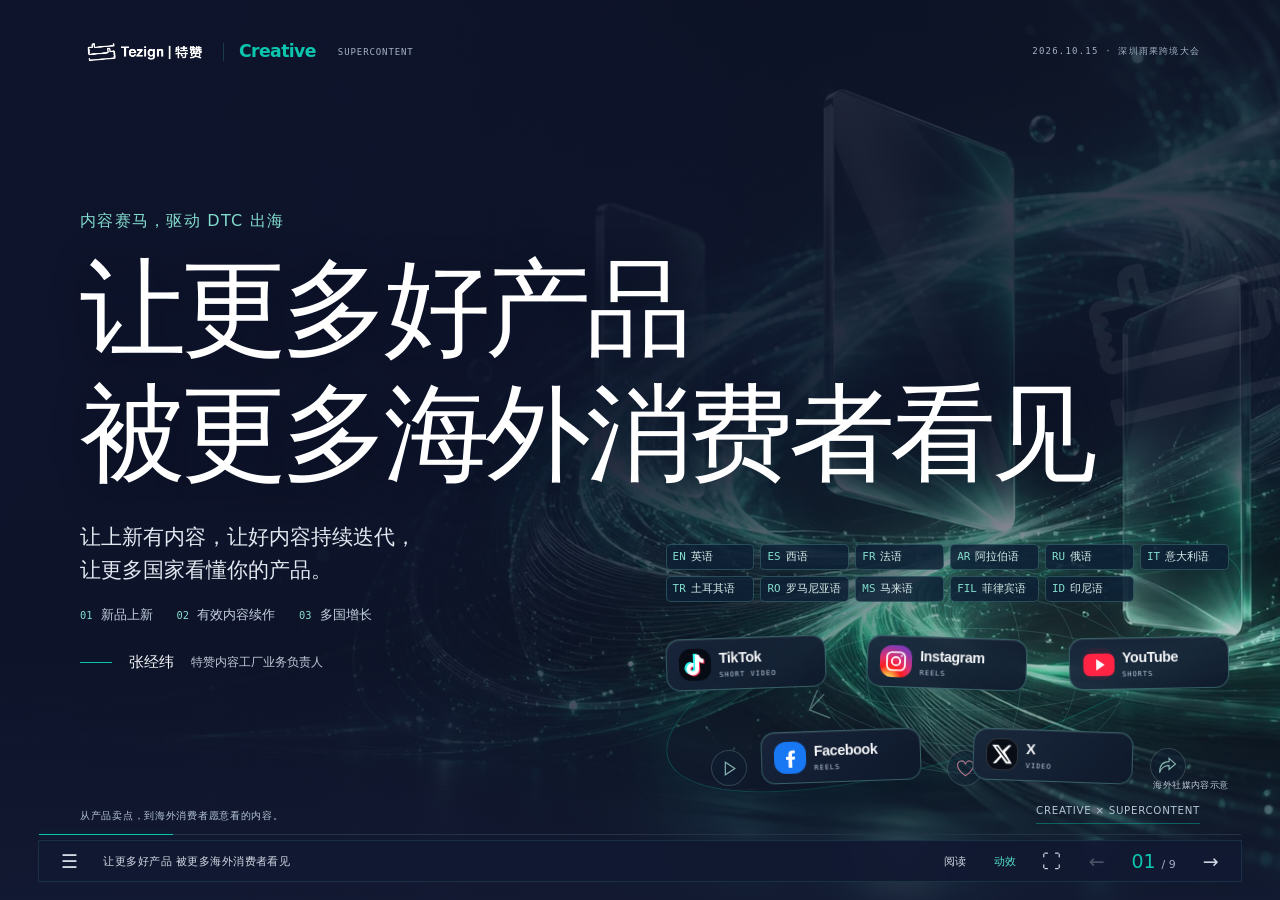
<file: index.html>
<!DOCTYPE html>

<html data-content-version="v1.10.0" lang="zh-CN">
<head>
<meta charset="utf-8"/>
<meta content="width=device-width, initial-scale=1, viewport-fit=cover" name="viewport"/>
<meta content="#121932" name="theme-color"/>
<meta content="dark" name="color-scheme"/>
<meta content="特赞 SuperContent：逐页行业证据、真实作品与可检查内容交付；内容核对2026年10月11日。" name="description"/>
<title>让更多好产品被更多海外消费者看见｜特赞 SuperContent · TikTok 大会</title>
<link href="./assets/favicon.svg" rel="icon" type="image/svg+xml"/>
<link as="image" href="./assets/hero-tiktok.webp" rel="preload"/>
<link href="./deck.css?v=10.2" rel="stylesheet"/>
<link href="./brand.css?v=13.0" rel="stylesheet"/>
<link href="./p01.css?v=15.2" rel="stylesheet"/>
<link href="./p02.css?v=16.0" rel="stylesheet"/>
<link href="./p03.css?v=17.0" rel="stylesheet"/>
<link href="./p05.css?v=18.0" rel="stylesheet"/>
<link href="./methods.css?v=110.0" rel="stylesheet"/>
<script defer="" src="./deck.js?v=11.0"></script>
</head>
<body>
<a class="skip-link" href="#slide-1">进入演示内容</a>
<main aria-label="TikTok 大会演示，共9页" id="deck">
<section aria-label="第1页，封面" class="slide cover active" data-evidence="p01" data-industry-note="DHL 2025：87% 受访电商企业有社交媒体布局；产品需要当地可理解的内容入口。" data-source-ids="s99ecc4c2ac" data-title="让更多好产品 被更多海外消费者看见" id="slide-1">
<img alt="青绿光轨环绕产品展示屏的特赞 Creative 品牌主视觉" class="hero-art" src="./assets/hero-tiktok.webp"/>
<div class="cover-shade"></div><div aria-hidden="true" class="glow-orbit"></div>
<div aria-hidden="true" class="social-scene">
<svg class="social-globe" viewBox="0 0 640 420" fill="none">
<ellipse cx="360" cy="222" rx="260" ry="174"/>
<ellipse cx="360" cy="222" rx="176" ry="174"/>
<ellipse cx="360" cy="222" rx="83" ry="174"/>
<ellipse cx="360" cy="222" rx="260" ry="68"/>
<path d="M104 170 Q360 18 616 170 M104 274 Q360 426 616 274"/>
<path class="social-route route-one" d="M90 290 Q185 17 522 85"/>
<path class="social-route route-two" d="M90 290 Q272 75 593 239"/>
<path class="social-route route-three" d="M90 290 Q400 414 555 337"/>
</svg>
<div class="platform-float platform-tiktok"><span class="platform-icon tiktok-icon"><svg viewBox="0 0 24 24"><path d="M16 2c.4 2.6 1.9 4.1 4.5 4.3v4a10 10 0 0 1-4.5-1.4v7.3a6.3 6.3 0 1 1-5.4-6.2v4.1a2.3 2.3 0 1 0 1.4 2.1V2z"/></svg></span><span>TikTok<small>SHORT VIDEO</small></span></div>
<div class="platform-float platform-instagram"><span class="platform-icon instagram-icon"><svg viewBox="0 0 24 24" fill="none"><rect x="3" y="3" width="18" height="18" rx="5"/><circle cx="12" cy="12" r="4.2"/><circle cx="17.6" cy="6.5" r="1" class="instagram-dot"/></svg></span><span>Instagram<small>REELS</small></span></div>
<div class="platform-float platform-youtube"><span class="platform-icon youtube-icon"><svg viewBox="0 0 24 24"><rect x="1" y="4" width="22" height="16" rx="5"/><path d="m10 8 6 4-6 4z"/></svg></span><span>YouTube<small>SHORTS</small></span></div>
<div class="platform-float platform-facebook"><span class="platform-icon facebook-icon"><svg viewBox="0 0 24 24"><path d="M14 22v-8h2.7l.4-3H14V9.1c0-.9.3-1.5 1.6-1.5H17V4.9c-.7-.1-1.5-.2-2.5-.2-2.5 0-4.1 1.5-4.1 4.3v2H8v3h2.4v8z"/></svg></span><span>Facebook<small>REELS</small></span></div>
<div class="platform-float platform-x"><span class="platform-icon x-icon"><svg viewBox="0 0 24 24"><path d="M18.9 2H22l-6.8 7.8L23 22h-6.5l-5.1-6.7L5.5 22H2.3l7.5-8.6L1 2h6.7l4.6 6.1L18.9 2Zm-1.1 18h1.7L6.8 3.9H5L17.8 20Z"/></svg></span><span>X<small>VIDEO</small></span></div>
<div class="language-flow"><span><b>EN</b> 英语</span><span><b>ES</b> 西语</span><span><b>FR</b> 法语</span><span><b>AR</b> 阿拉伯语</span><span><b>RU</b> 俄语</span><span><b>IT</b> 意大利语</span><span><b>TR</b> 土耳其语</span><span><b>RO</b> 罗马尼亚语</span><span><b>MS</b> 马来语</span><span><b>FIL</b> 菲律宾语</span><span><b>ID</b> 印尼语</span></div>
<div class="social-reactions"><span class="reaction-heart"><svg viewBox="0 0 24 24" fill="none"><path d="M12 21S2 15 2 8a5 5 0 0 1 10-1 5 5 0 0 1 10 1c0 7-10 13-10 13Z"/></svg></span><span class="reaction-share"><svg viewBox="0 0 24 24" fill="none"><path d="m14 3 8 7-8 7v-5C7 12 4 15 2 21 2 10 7 7 14 7z"/></svg></span><span class="reaction-play"><svg viewBox="0 0 24 24" fill="none"><path d="m8 4 12 8-12 8Z"/></svg></span></div>
<span class="social-scene-label">海外社媒内容示意</span>
</div>
<header class="brandline"><span class="wordmark brand-lockup"><img alt="Tezign 特赞" class="tezign-logo" src="./assets/tezign-white.png"/><span class="creative-name">Creative</span><span class="product-name">SUPERCONTENT</span></span><span>2026.10.15 · 深圳雨果跨境大会</span></header>
<div class="cover-copy">
<p class="eyebrow">内容赛马，驱动 DTC 出海</p>
<h1><span class="title-line">让更多好产品</span><span class="title-line">被更多海外消费者看见</span></h1>
<p class="cover-sub">让上新有内容，让好内容持续迭代，<br/>让更多国家看懂你的产品。</p>
<ol aria-label="三个客户业务场景" class="cover-stages">
<li><span aria-hidden="true" class="stage-number">01</span><span>新品上新</span></li>
<li><span aria-hidden="true" class="stage-number">02</span><span>有效内容续作</span></li>
<li><span aria-hidden="true" class="stage-number">03</span><span>多国增长</span></li>
</ol>
<div class="speaker"><span aria-hidden="true" class="speaker-line"></span>张经纬 <span>特赞内容工厂业务负责人</span></div>
</div>
<div class="cover-bottom"><span>从产品卖点，到海外消费者愿意看的内容。</span><span class="cover-tag">CREATIVE × SUPERCONTENT</span></div>
</section>
<section aria-label="第2页，特赞荣誉、GEA与分享者介绍" class="slide intro brand-paper" data-evidence="p02" data-industry-note="特赞官网：GEA为企业级智能体系统；公司规模数据截至2026年7月。" data-source-ids="tezign-official" data-title="特赞：把 AI 带进真实内容业务" id="slide-2" inert="">
<header class="brandline"><span class="wordmark brand-lockup"><img alt="Tezign 特赞" class="tezign-logo" src="./assets/tezign-white.png"/><span class="creative-name">Creative</span><span class="product-name">SUPERCONTENT</span></span><span>01 / WHO WE ARE</span></header>
<div class="p02-heading"><p class="eyebrow">关于特赞，与今天的分享者</p><h2>特赞：把 AI 带进<span>真实内容业务。</span></h2></div>
<div class="p02-layout">
<article class="p02-company" aria-label="公司实力与GEA">
<p class="p02-company-lead">企业级智能体公司，将 AI 产品、行业经验与专业团队结合，<br/>帮助企业把内容创意、生产与运营落实到业务中。</p>
<dl class="p02-scale" aria-label="官网披露的公司规模，2026年7月"><div><dt>180+</dt><dd>企业客户</dd></div><div><dt>60+</dt><dd>《财富》世界及中国<br/>500 强企业客户</dd></div><div><dt>50+</dt><dd>覆盖国家和地区</dd></div></dl>
<div class="p02-honors" aria-label="特赞近期荣誉">
<a href="https://www.tezign.com/page/aboutus/" target="_blank" rel="noopener noreferrer"><small>2020 · FAST COMPANY</small><strong>中国最佳创新<br/>公司 50</strong><span>入选快公司年度榜单</span></a>
<a href="https://www.tezign.com/updates/tezign-tech-enterprise-intelligent-agent-awards" target="_blank" rel="noopener noreferrer"><small>2026 · 非凡奖产品奖</small><strong>最佳企业级<br/>智能体基础设施</strong><span>GEA 产品获奖</span></a>
<a href="https://www.tezign.com/updates/tezhan-technology-agi-top-30-2026" target="_blank" rel="noopener noreferrer"><small>2026 · FOUNDER PARK</small><strong>中国 AGI 创新<br/>影响力机构 TOP 30</strong><span>入选年度机构榜单</span></a>
</div>
<div class="p02-gea"><div class="p02-gea-head"><div class="p02-gea-name">GEA</div><div><h3>企业级智能体系统</h3><p>连接企业知识、人员、数据与现有系统，<br/>在授权范围内持续推进业务工作。</p></div></div><div class="p02-gea-flow" aria-label="内容业务的落地路径示意"><span>业务信息</span><b>→</b><span>策略与创意</span><b>→</b><span>内容制作</span><b>→</b><span>反馈迭代</span></div><p class="p02-gea-note">在内容业务中，我们以专业团队与 AI 协同，把创意组织成可持续的交付。</p></div>
</article>
<article class="p02-profile" aria-label="张经纬介绍">
<figure class="p02-portrait"><img alt="张经纬手持话筒演讲的个人肖像，基于本人提供的照片自然修饰" src="./assets/jingwei-portrait-p02.png" width="1122" height="1402"/></figure>
<h3>张经纬</h3><p class="p02-role">特赞内容工厂业务负责人</p>
<ul class="p02-experience" aria-label="内容项目经验总结">
<li><span class="p02-index">01</span><div><strong>AIGC 商业内容生产</strong><p>产品卖点策划、AI 场景与短视频制作。</p></div></li>
<li><span class="p02-index">02</span><div><strong>品牌海外内容本地化</strong><p>消费电子、家电与电商的多国、多语种交付。</p></div></li>
<li><span class="p02-index">03</span><div><strong>内容赛马与规模化交付</strong><p>多方向测试、版本迭代、批次交付与复盘。</p></div></li>
</ul></article>
</div>
<p class="p02-source-note"><span>公司规模截至 2026.07；荣誉与 GEA 信息据特赞官网，核对于 2026.10.12。</span><a href="./sources.html#p02" target="_blank" rel="noopener noreferrer" data-source-link="">公司来源与介绍口径 ↗</a></p>
</section>
<section aria-label="第3页，核心问题" class="slide pain" data-evidence="p03" data-industry-note="历史案例：全AI成片、7批更新与印尼本土脚本；统计范围分别标注。" data-source-ids="historical-cases" data-title="产品准备好了， 内容还没跟上。" id="slide-3" inert="">
<header class="brandline"><span class="wordmark brand-lockup"><img alt="Tezign 特赞" class="tezign-logo" src="./assets/tezign-white.png"/><span class="creative-name">Creative</span><span class="product-name">SUPERCONTENT</span></span><span>02 / THE PROBLEM</span></header>
<div class="slide-heading"><p class="eyebrow">上市、更新、换市场：三个具体内容缺口</p><h2>产品准备好了，<br/><span class="lime">内容还没跟上。</span></h2></div>
<div class="pain-list"><article><span class="line-number">01</span><h3>新品上市，视频还没准备好</h3><p>只有产品图和参数，上新也要有视频。</p><div class="pain-case"><span class="case-kicker">真实案例 / 全 AI 家电</span><div class="proof-number"><strong data-raw-value="1136162">113.6</strong><span>万</span></div><div class="proof-measure">单条曝光</div><p class="proof-result">从产品资料出发，<br/>做出完整场景视频。</p><p class="proof-scope">全 AI 制作</p></div></article><article><span class="line-number">02</span><h3>旧内容跑不动，新版本跟不上</h3><p>老视频表现下滑，新的内容还没准备好。</p><div class="pain-case"><span class="case-kicker">真实案例 / 消费电子</span><div class="proof-number"><strong data-raw-value="1400000">140</strong><span>万</span></div><div class="proof-measure">第六批单条总播放</div><p class="proof-result">7 批持续更新，<br/>用反馈安排下一轮内容。</p><p class="proof-scope">俄罗斯项目</p></div></article><article><span class="line-number">03</span><h3>多国上线，本地内容跟不上</h3><p>字幕翻译好了，场景和表达还不够本地化。</p><div class="pain-case"><span class="case-kicker">真实案例 / 东盟试点</span><div class="proof-number"><strong data-raw-value="540693">54.1</strong><span>万</span></div><div class="proof-measure">本土脚本单条播放</div><p class="proof-result">围绕当地生活场景，<br/>重新表达产品卖点。</p><p class="proof-scope">印尼本土</p></div></article></div>
<p class="footnote">历史项目数据含投流，非未来效果保证。 <a data-source-link="" href="./sources.html#p03" rel="noopener noreferrer" target="_blank"><u>来源与口径 ↗</u></a></p>
</section>
<section aria-label="第4页，全屏海外视频案例墙" class="slide wall-slide" data-evidence="p04" data-industry-note="2024东南亚视频电商占电商GMV的20%（含短视频与直播）。" data-source-ids="s0af126b7a7" data-title="全屏海外成片案例墙" id="slide-4" inert="">
<div aria-label="海外成片自动静音轮播，点击可看单条完整视频" class="video-wall" id="video-wall"></div>
<div class="wall-caption"><span class="wordmark brand-lockup"><img alt="Tezign 特赞" class="tezign-logo" src="./assets/tezign-white.png"/><span class="creative-name">Creative</span><span class="product-name">SUPERCONTENT</span></span><div><span class="wall-light"></span><a data-source-link="" href="./sources.html#p04" rel="noopener noreferrer" style="pointer-events:auto" target="_blank" title="查看本页来源与口径"><span id="wall-count">OVERSEAS WORKS</span></a></div></div>
<button class="wall-resume" hidden="" id="wall-resume">播放案例墙</button>
<p class="wall-hint">21 支真实完整作品 · 素材混剪 / AI 前贴 / 纯 AI<br/><span>点击看成片；动画 110 万为投流播放，家电 113.6 万自然 / 付费未拆分。</span><br/><span>行业背景：2024东南亚视频电商占电商GMV的20%（含短视频与直播）。</span></p>
</section>
<section aria-label="第5页，两个海外客户的声量与国家覆盖" class="slide results" data-evidence="p05" data-industry-note="家电累计播放3257.3万、6国；手机最新累计声量2亿、21国由本人于2026-10-12确认，分别展示。" data-source-ids="two-client-results" data-title="亿万级海外声量，覆盖多国。" id="slide-5" inert="">
<header class="brandline"><span class="wordmark brand-lockup"><img alt="Tezign 特赞" class="tezign-logo" src="./assets/tezign-white.png"/><span class="creative-name">Creative</span><span class="product-name">SUPERCONTENT</span></span><span>04 / OVERSEAS EXPERIENCE<a class="p05-source" data-source-link="" href="./sources.html#p05" rel="noopener noreferrer" target="_blank">来源与口径 ↗</a></span></header>
<div class="slide-heading"><p class="eyebrow">真实海外项目 / 家电 × 手机</p><h2>亿万级海外声量，<span class="lime">覆盖多国。</span></h2></div>
<div class="client-proof-grid">
<article class="client-proof"><span class="client-kicker">01 / HOME APPLIANCES</span><h3>某全球家电品牌</h3><div class="client-reach"><strong data-raw-value="32573192">3,257.3</strong><span>万</span></div><p class="reach-label">项目累计播放</p><p class="reach-scope">截至 2026.08.17 · 含付费投流</p><div class="coverage"><div class="coverage-count"><strong>6</strong><span>个国家覆盖</span></div><ul aria-label="家电项目覆盖国家" class="country-list"><li>印度尼西亚</li><li>泰国</li><li>马来西亚</li><li>新加坡</li><li>越南</li><li>菲律宾</li></ul></div></article>
<article class="client-proof"><span class="client-kicker">02 / SMARTPHONES</span><h3>某全球手机品牌</h3><div class="client-reach"><strong data-recorded-value="2亿" data-source-confirmed="2026-10-12">2</strong><span>亿</span></div><p class="reach-label">海外项目累计声量</p><p class="reach-scope">最新项目累计 · 2026.10.12 确认</p><div class="coverage"><div class="coverage-count"><strong>21</strong><span>个国家覆盖</span></div><ul aria-label="手机项目部分已交付国家" class="country-list"><li>墨西哥</li><li>哥伦比亚</li><li>沙特阿拉伯</li><li>南非</li><li>英国</li><li>法国</li><li>意大利</li><li>马来西亚</li><li>菲律宾</li><li>土耳其</li><li>阿联酋</li><li>俄罗斯</li></ul></div></article>
</div>
</section>
<section aria-label="第6页，开场方法" class="slide hooks brand-paper" data-evidence="p06" data-industry-note="TikTok 2025 广告指南：前 3 秒说明主题，前 6 秒突出钩子。" data-source-ids="sf70cbce25d" data-title="开场给理由， 卖点讲清楚。" id="slide-6" inert="">
<header class="brandline"><span class="wordmark brand-lockup"><img alt="Tezign 特赞" class="tezign-logo" src="./assets/tezign-white.png"/><span class="creative-name">Creative</span><span class="product-name">SUPERCONTENT</span></span><span>05 / THE FIRST FEW SECONDS</span></header>
<div class="slide-heading"><p class="eyebrow">零存量实拍起步 · 三种开场表达</p><h2>开场给理由，<br/><span class="lime">卖点讲清楚。</span></h2></div>
<div class="zero-workflow"><strong>0 存量实拍</strong><span>获批产品事实</span><i>→</i><span>脚本 / AI 参考图</span><i>→</i><span>AI 场景与功能镜头</span><i>→</i><span>审核后成片</span></div>
<div class="hook-grid"><article><button aria-label="观看全AI家电观赛场景案例" class="hook-image case-image" data-case-film="wall-19"><img alt="纯AI家电案例一：观赛场景代入" loading="lazy" src="./assets/wall/wall-19.jpg"/><span>01 / SCENE · 播放 ↗</span></button><h3>先让人认出使用场景</h3><p>场景代入 → 家电功能 → 品牌收尾；先回答「在哪里用」。</p><p class="case-metric"><strong>44.3 万</strong>曝光 · 1,175 次互动</p></article><article><button aria-label="观看全AI家电方向7案例" class="hook-image case-image" data-case-film="wall-20"><img alt="纯AI家电案例二：生活场景与产品功能" loading="lazy" src="./assets/wall/wall-20.jpg"/><span>02 / BENEFIT · 播放 ↗</span></button><h3>把一个产品利益演出来</h3><p>生活场景 → 空调 / 电视 / 冰箱功能；把卖点放进可理解的情境。</p><p class="case-metric"><strong>113.6 万</strong>曝光 · 3,519 次互动</p></article><article><button aria-label="观看全AI家电悬念开场案例" class="hook-image case-image" data-case-film="wall-21"><img alt="纯AI家电案例三：悬念开场与功能演示" loading="lazy" src="./assets/wall/wall-21.jpg"/><span>03 / CURIOSITY · 播放 ↗</span></button><h3>悬念最后落在功能上</h3><p>悬念开场 → 产品功能 → 品牌收尾；让好奇心接上一个具体卖点。</p><p class="case-metric"><strong>63.8 万</strong>曝光 · 1,106 次互动</p></article></div>
<p class="closing-line">同一卖点先试不同开场，回收观看数据后再决定保留哪种。</p>
<p class="footnote">三支不同作品，家电自然 / 付费未拆分，无同条件开场对照。零素材指无需存量实拍；产品外观、功能与表达仍需品牌确认。<br/>TikTok 2025广告指南：前3秒说主题、前6秒给钩子；是制作建议。 <a data-source-link="" href="./sources.html#p06" rel="noopener noreferrer" target="_blank"><u>来源与口径 ↗</u></a></p>
</section>

<section aria-label="第7页，内容赛马与曝光飞轮" class="slide race-funnel exposure-flywheel" data-evidence="p07" data-industry-note="批量生产、赛马筛选、有效延展与数据回流构成持续迭代闭环；飞轮为方法示意，不代表固定增长或效果保证。" data-source-ids="race-workflow" data-title="内容赛马，让曝光飞轮转起来。" id="slide-7" inert=""><header class="brandline"><span class="wordmark brand-lockup"><img alt="Tezign 特赞" class="tezign-logo" src="./assets/tezign-white.png"/><span class="creative-name">Creative</span><span class="product-name">SUPERCONTENT</span></span><span>06 / CONTENT RACING<a class="method-source" data-source-link="" href="./sources.html#p07" rel="noopener noreferrer" target="_blank">方法与说明 ↗</a></span></header>
<div class="slide-heading"><p class="eyebrow">方法 01 / 内容赛马 × 曝光飞轮</p><h2>内容赛马，<br/><span class="lime">让曝光飞轮转起来。</span></h2></div>
<div class="flywheel-layout"><div class="flywheel-visual" role="img" aria-label="批量生产、赛马筛选、有效延展、数据回流形成闭环，数据回到下一轮内容生产">
<svg class="flywheel-orbit" viewBox="0 0 520 390" aria-hidden="true"><ellipse class="orbit-base" cx="260" cy="195" rx="184" ry="142"/><g class="orbit-flow"><path d="M260 53 A184 142 0 0 1 440 165"/><path d="M444 195 A184 142 0 0 1 298 334"/><path d="M260 337 A184 142 0 0 1 80 225"/><path d="M76 195 A184 142 0 0 1 222 56"/></g><g class="orbit-arrows"><path d="m438 142 3 22-22-5"/><path d="m318 315-21 20-13-23"/><path d="m82 248-3-22 22 5"/><path d="m202 75 21-20 13 23"/></g></svg>
<div class="flywheel-center"><span>CONTENT RACING</span><strong>曝光飞轮</strong><p>不断生产 · 持续筛选<br/>有效结构 · 继续延展</p></div>
<div class="wheel-node wheel-top"><span>01</span><h3>批量生产</h3><p>让卖点拥有多种表达</p></div>
<div class="wheel-node wheel-right"><span>02</span><h3>赛马筛选</h3><p>小批测试，找到有效方向</p></div>
<div class="wheel-node wheel-bottom"><span>03</span><h3>有效延展</h3><p>换人物、场景、语种</p></div>
<div class="wheel-node wheel-left"><span>04</span><h3>数据回流</h3><p>把结论接回下一轮生产</p></div>
</div><div class="flywheel-actions"><article><span>01</span><div><h3>先让内容供给跟得上</h3><p>从产品卖点与人群场景出发，批量制作不同形式与开场。</p></div></article><article><span>02</span><div><h3>让用户反馈筛出有效内容</h3><p>同市场、同窗口，比较观看反馈与传播成本，选出有表现的版本。</p></div></article><article><span>03</span><div><h3>把有效结构延展成更多版本</h3><p>保留核心卖点与内容结构，延展人物、场景及本地化表达。</p></div></article><article><span>04</span><div><h3>用这一轮的数据安排下一轮</h3><p>自然与付费分开记录；保留、改写或停止，持续更新生产排期。</p></div></article></div></div>
<p class="method-takeaway">批量生产 → 赛马筛选 → 有效延展 → 数据回流 ↺ 下一轮内容</p>
</section>
<section aria-label="第8页，充电宝人物延展三视频对照" class="slide video-extension character-comparison brand-paper" data-title="保留有效结构，换人物，也换场景。" id="slide-8">
<header class="brandline"><span class="wordmark brand-lockup"><img alt="Tezign 特赞" class="tezign-logo" src="./assets/tezign-white.png"/><span class="creative-name">Creative</span><span class="product-name">SUPERCONTENT</span></span><span>07 / VIDEO VARIATIONS<a class="method-source" data-source-link="" href="./sources.html#p08" rel="noopener noreferrer" target="_blank">方法与说明 ↗</a></span></header>
<div class="slide-heading"><p class="eyebrow">视频裂变 / 某充电宝品牌人物与场景延展</p><h2>保留有效结构，<br/><span class="lime">换人物，也换场景。</span></h2></div>
<div class="comparison-gallery" aria-label="客户原素材、室内换人、户外换人换场景三视频对照">
<figure><figcaption><span>01 / VIDEO COMPARISON</span><h3>客户原素材</h3></figcaption><video controls playsinline preload="metadata" poster="https://github.com/welay21312312321/tezign-tiktok-motion-deck/releases/download/case-media-20261012/powerbank-reference-start.jpg" aria-label="客户原素材视频"><source src="https://github.com/welay21312312321/tezign-tiktok-motion-deck/releases/download/case-media-20261012/powerbank-reference.mp4" type="video/mp4"/>当前浏览器不支持视频播放。</video><p>保留原片作为结构与产品动作对照。</p></figure>
<figure><figcaption><span>02 / VIDEO COMPARISON</span><h3>换人版本 · 室内</h3></figcaption><video controls playsinline preload="metadata" poster="https://github.com/welay21312312321/tezign-tiktok-motion-deck/releases/download/case-media-20261012/powerbank-variation-full-start.jpg" aria-label="换人版本 · 室内视频"><source src="https://github.com/welay21312312321/tezign-tiktok-motion-deck/releases/download/case-media-20261012/powerbank-variation-full.mp4" type="video/mp4"/>当前浏览器不支持视频播放。</video><p>延展人物形象，保留产品演示结构。</p></figure>
<figure><figcaption><span>03 / VIDEO COMPARISON</span><h3>换人＋换场景 · 户外</h3></figcaption><video controls playsinline preload="metadata" poster="https://github.com/welay21312312321/tezign-tiktok-motion-deck/releases/download/case-media-20261012/powerbank-variation-outdoor.jpg" aria-label="换人＋换场景 · 户外视频"><source src="https://github.com/welay21312312321/tezign-tiktok-motion-deck/releases/download/case-media-20261012/powerbank-variation-outdoor.mp4" type="video/mp4"/>当前浏览器不支持视频播放。</video><p>人物、服装与背景一起延展到户外。</p></figure>
</div><div class="comparison-takeaway"><div><strong>结构保留</strong><span>开场、产品动作与卖点是对照基准</span></div><div><strong>人物与场景延展</strong><span>人物、服装、环境，延展不同表达</span></div><div><strong>作品片段对照</strong><span>约26秒案例片段，最终版本按项目确认</span></div></div>
</section>
<section aria-label="第9页，重点回顾、感谢与联系我们" class="slide closing-summary" data-evidence="p09" data-industry-note="三项服务重点：丰富内容形式、数据筛选与持续迭代、稳定批量交付。联系信息沿本人确认。" data-source-ids="closing-service" data-title="感谢聆听，一起做好下一轮海外内容。" id="slide-9" inert=""><header class="brandline"><span class="wordmark brand-lockup"><img alt="Tezign 特赞" class="tezign-logo" src="./assets/tezign-white.png"/><span class="creative-name">Creative</span><span class="product-name">SUPERCONTENT</span></span><span>08 / THANK YOU<a class="method-source" data-source-link="" href="./sources.html#p09" rel="noopener noreferrer" target="_blank">方法与说明 ↗</a></span></header>
<div class="closing-layout"><div class="closing-main"><p class="eyebrow">今天，希望你记住这三件事</p><h2>让更多好产品，<br/><span class="lime">被海外消费者看见。</span></h2><div class="closing-points"><article><span>01</span><div><h3>内容形式更丰富</h3><p>产品图、旧素材、有效参考视频，都可以成为内容起点。</p></div></article><article><span>02</span><div><h3>每一轮都能继续迭代</h3><p>用漏斗赛马筛选方向，再延展有表现的内容结构。</p></div></article><article><span>03</span><div><h3>内容供给更稳定</h3><p>脚本、制作、本地化与版本管理，按确认节奏分批交付。</p></div></article></div><p class="closing-invitation">带一个产品、一个目标市场，<br/>我们一起把第一轮内容任务做清楚。</p></div><aside class="closing-contact"><p class="thanks">感谢聆听。</p><div class="closing-speaker-row"><img class="closing-portrait" src="./assets/jingwei-portrait-p02.png" alt="张经纬，本人演讲照片自然修饰版"/><div><h3>张经纬</h3><p class="contact-role">特赞内容工厂业务负责人</p></div></div><a class="closing-email" href="mailto:zhangjingwei@tezign.com">zhangjingwei@tezign.com <span>↗</span></a><div class="contact-qr-row" aria-label="扫码联系"><figure><a href="./assets/contact-feishu-20261012.png" target="_blank" rel="noopener noreferrer" aria-label="放大飞书二维码"><img src="./assets/contact-feishu-20261012.png" alt="张经纬提供的飞书联系二维码"/></a><figcaption>飞书</figcaption></figure><figure><a href="./assets/contact-wechat-20261012.png" target="_blank" rel="noopener noreferrer" aria-label="放大微信二维码"><img src="./assets/contact-wechat-20261012.png" alt="张经纬提供的微信联系二维码"/></a><figcaption>微信</figcaption></figure></div><p class="contact-tip">扫码交流 · 点击二维码可放大</p></aside></div>
</section>
</main>
<nav aria-label="演示控制" class="deck-controls"><button aria-label="打开页面目录" id="contents-button" title="页面目录">☰</button><span class="control-title" id="control-title">让更多好产品被更多海外消费者看见</span><div class="controls-right"><button id="mode-button" title="切换阅读和演示模式">阅读</button><button aria-label="关闭动效" aria-pressed="true" id="motion-button" title="动效（M）">动效</button><button aria-label="进入全屏" id="fullscreen-button" title="全屏（F）">⛶</button><button aria-label="上一页" id="prev-button">←</button><span class="page-counter"><b id="page-number">01</b><span>/ 9</span></span><button aria-label="下一页" id="next-button">→</button></div><div class="deck-progress"><i id="deck-progress"></i></div></nav>
<dialog id="contents-dialog"><div class="dialog-top"><h2>9 页 · 海外内容增长</h2><button aria-label="关闭目录" data-close="contents-dialog">×</button></div><ol id="contents-list"></ol></dialog>
<dialog id="video-dialog"><div class="dialog-top"><span id="film-label">海外成片</span><button aria-label="关闭视频" data-close="video-dialog">×</button></div><video controls="" id="single-video" playsinline="" preload="none"></video></dialog>
<div aria-live="polite" class="sr-only" id="status"></div>
<noscript><style>.slide{display:flex!important;position:relative!important;min-height:100vh;height:auto!important}body{overflow:auto!important}.deck-controls{display:none}</style>视频案例墙需要开启 JavaScript；其余内容可直接阅读。</noscript>
</body>
</html>
</file>
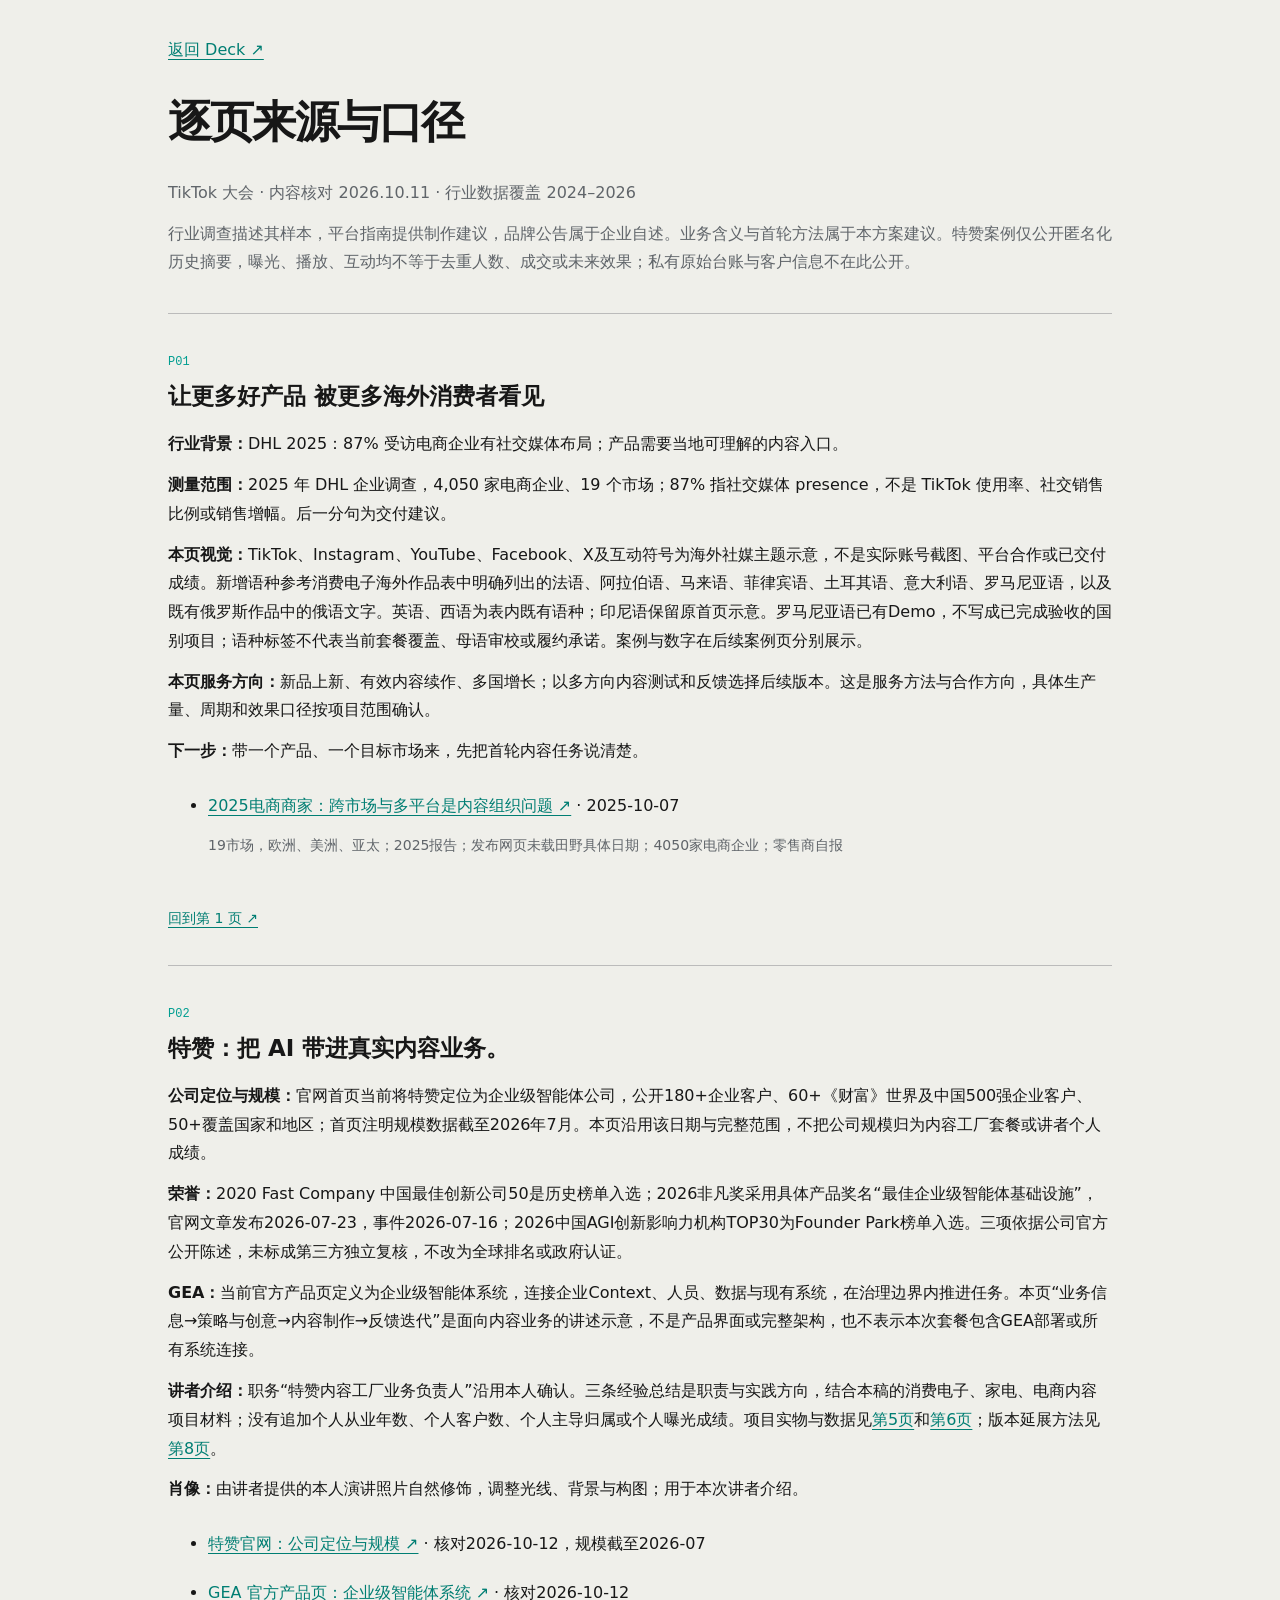
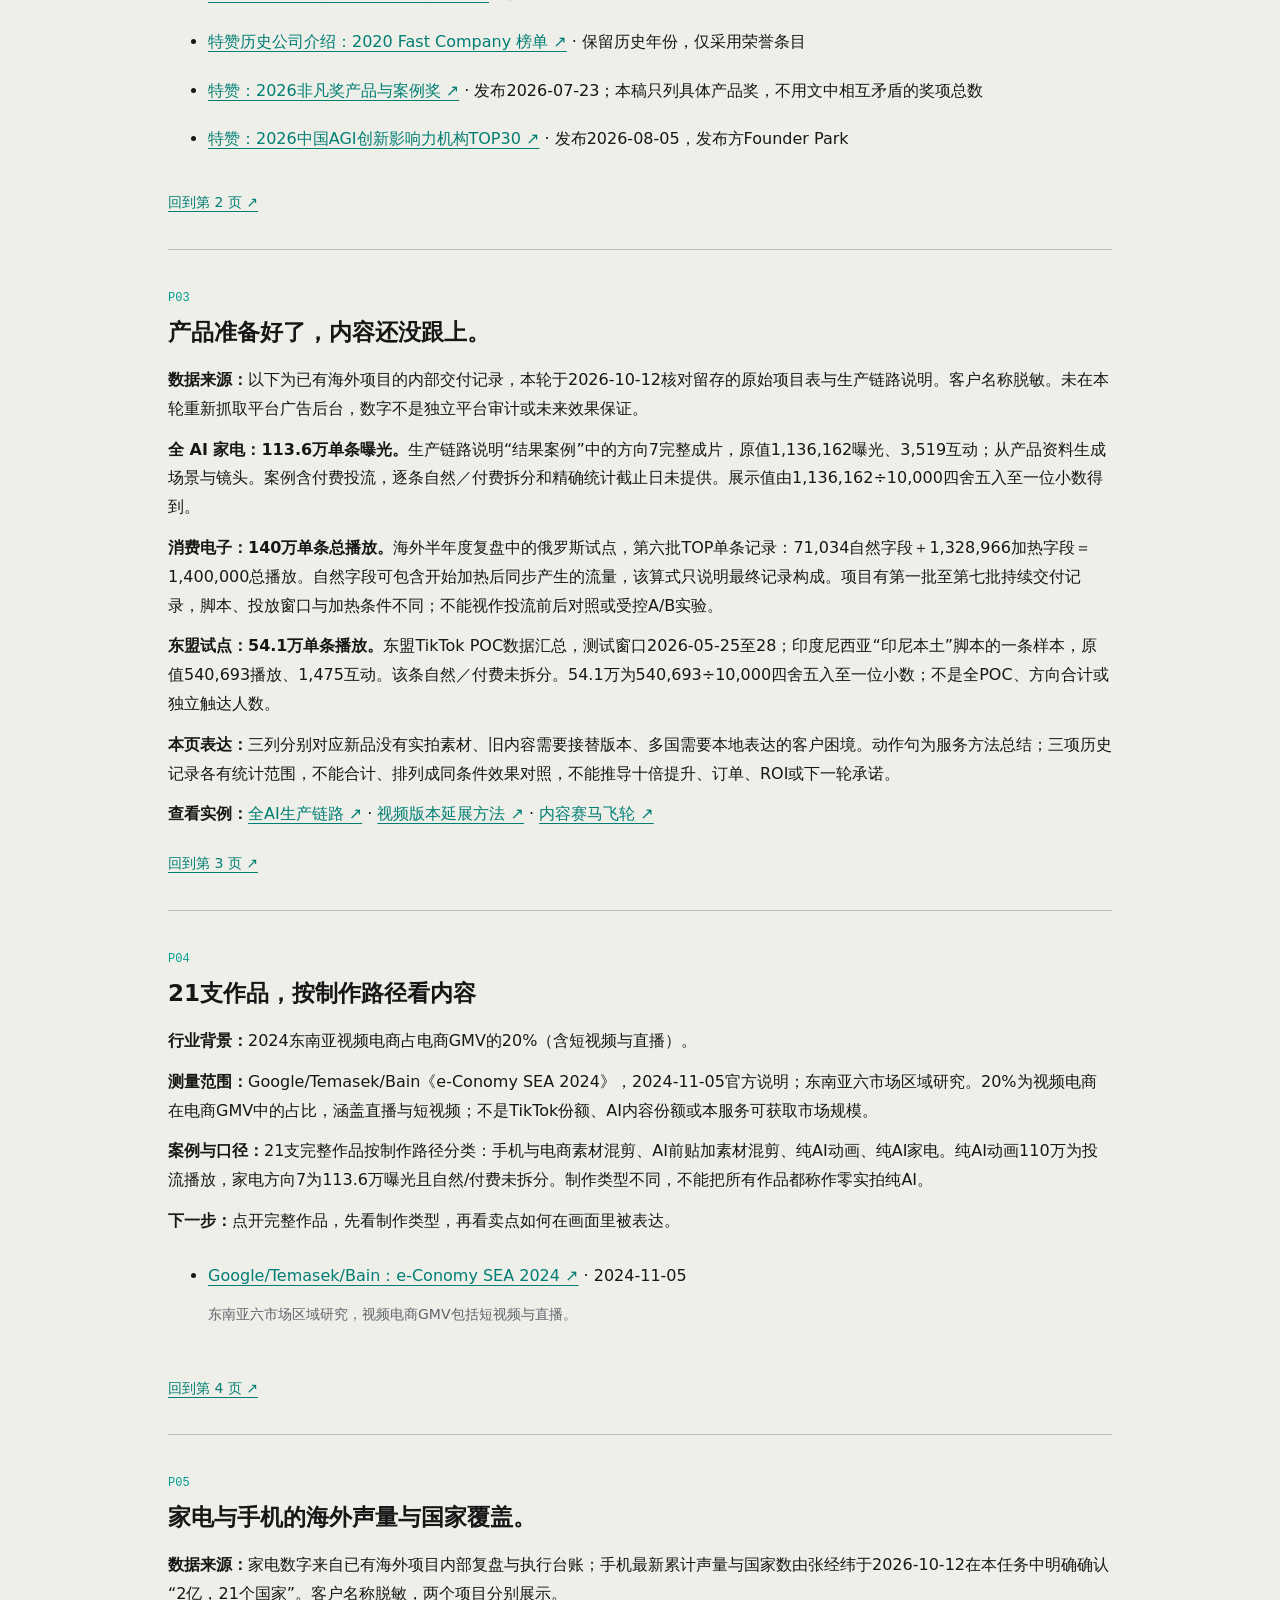
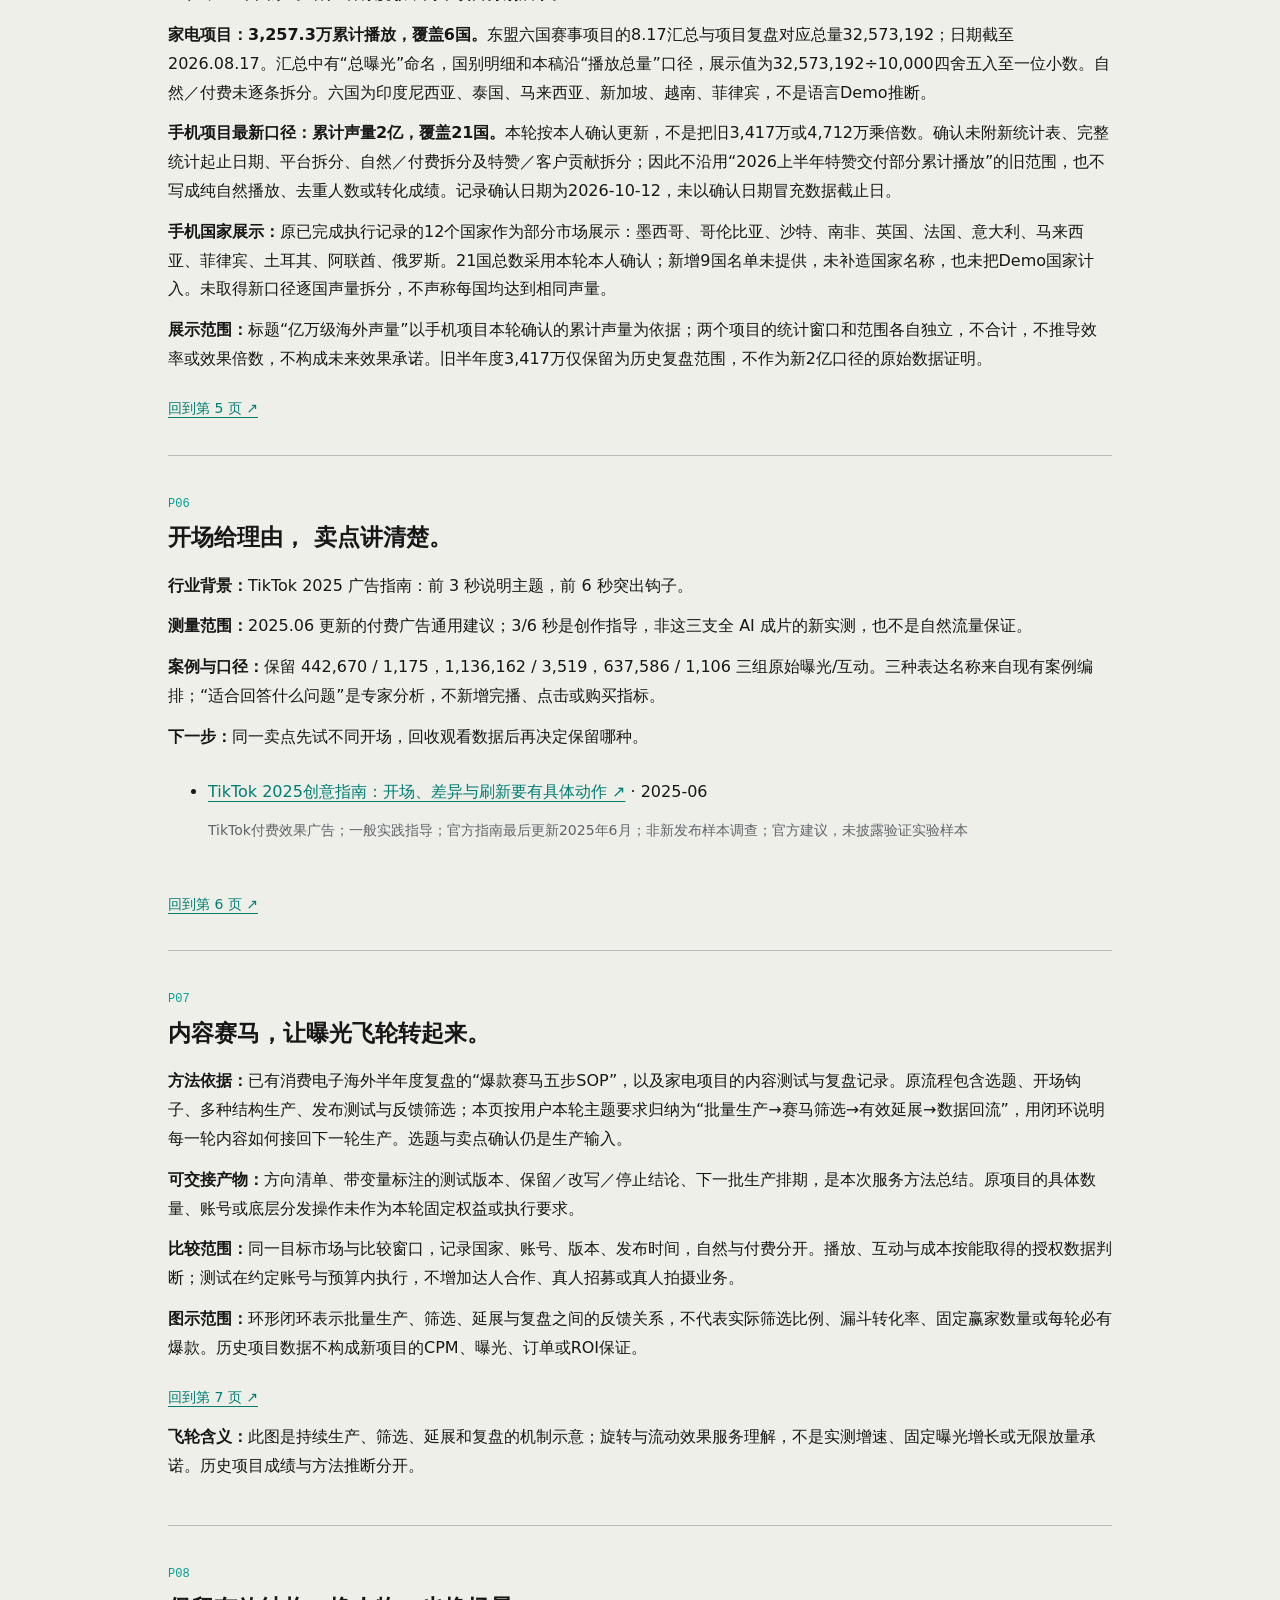
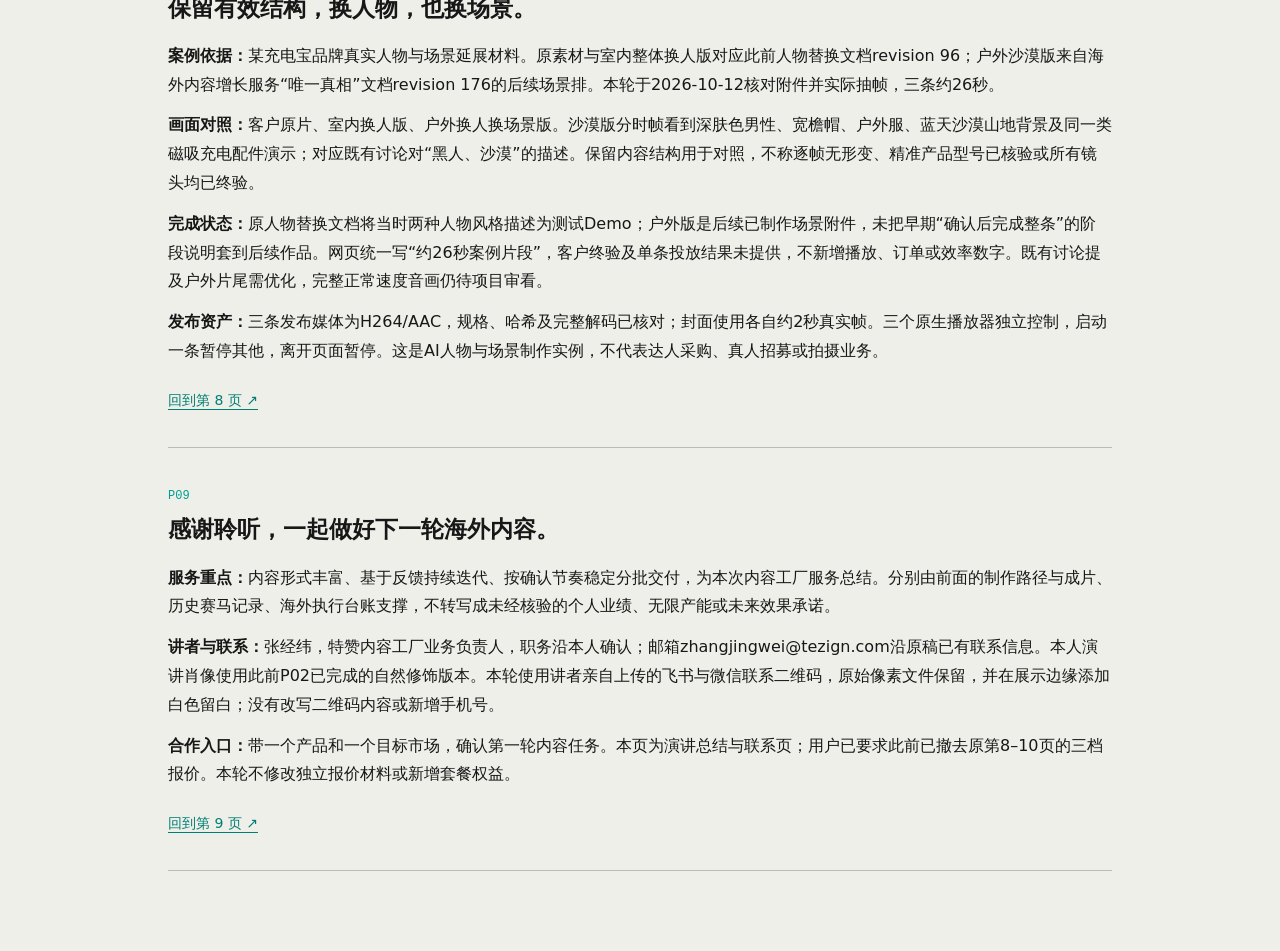
<file: sources.html>
<!doctype html><html lang="zh-CN"><head><meta charset="utf-8"><meta name="viewport" content="width=device-width,initial-scale=1"><title>TikTok 大会｜逐页来源与口径</title><style>*{box-sizing:border-box}body{margin:0;background:#efefea;color:#171717;font:16px/1.8 "PingFang SC",system-ui,sans-serif}main{max-width:1000px;margin:auto;padding:36px 28px 80px}h1{font-size:clamp(28px,5vw,44px);line-height:1.25;letter-spacing:-.04em}h2{font-size:23px;line-height:1.4;margin:5px 0 18px}header{border-bottom:1px solid #bbb;padding-bottom:24px}header p{color:#60656a}article{scroll-margin-top:20px;border-bottom:1px solid #bbb;padding:32px 0}.number{font:12px Menlo,monospace;color:#029e91}p{margin:12px 0}a{color:#007e73;text-underline-offset:4px;overflow-wrap:anywhere}li{padding:10px 0}li p{font-size:14px;color:#60656a}b{font-weight:650}.back{display:inline-block;margin-top:10px;font-size:14px}@media(max-width:600px){main{padding:28px 20px 60px}body{font-size:14px}h2{font-size:20px}ul{padding-left:20px}}</style></head><body><main><header><a href="./index.html">返回 Deck ↗</a><h1>逐页来源与口径</h1><p>TikTok 大会 · 内容核对 2026.10.11 · 行业数据覆盖 2024–2026</p><p>行业调查描述其样本，平台指南提供制作建议，品牌公告属于企业自述。业务含义与首轮方法属于本方案建议。特赞案例仅公开匿名化历史摘要，曝光、播放、互动均不等于去重人数、成交或未来效果；私有原始台账与客户信息不在此公开。</p></header><article id="p01" data-page="1"><span class="number">P01</span><h2>让更多好产品 被更多海外消费者看见</h2>
<p><b>行业背景：</b>DHL 2025：87% 受访电商企业有社交媒体布局；产品需要当地可理解的内容入口。</p><p><b>测量范围：</b>2025 年 DHL 企业调查，4,050 家电商企业、19 个市场；87% 指社交媒体 presence，不是 TikTok 使用率、社交销售比例或销售增幅。后一分句为交付建议。</p><p><b>本页视觉：</b>TikTok、Instagram、YouTube、Facebook、X及互动符号为海外社媒主题示意，不是实际账号截图、平台合作或已交付成绩。新增语种参考消费电子海外作品表中明确列出的法语、阿拉伯语、马来语、菲律宾语、土耳其语、意大利语、罗马尼亚语，以及既有俄罗斯作品中的俄语文字。英语、西语为表内既有语种；印尼语保留原首页示意。罗马尼亚语已有Demo，不写成已完成验收的国别项目；语种标签不代表当前套餐覆盖、母语审校或履约承诺。案例与数字在后续案例页分别展示。</p>
<p><b>本页服务方向：</b>新品上新、有效内容续作、多国增长；以多方向内容测试和反馈选择后续版本。这是服务方法与合作方向，具体生产量、周期和效果口径按项目范围确认。</p><p><b>下一步：</b>带一个产品、一个目标市场来，先把首轮内容任务说清楚。</p><ul><li id="p01-s99ecc4c2ac"><a href="https://group.dhl.com/en/media-relations/press-releases/2025/dhl-e-commerce-trends-report-2025-business-edition.html" target="_blank" rel="noopener noreferrer">2025电商商家：跨市场与多平台是内容组织问题 ↗</a> · 2025-10-07<p>19市场，欧洲、美洲、亚太；2025报告；发布网页未载田野具体日期；4050家电商企业；零售商自报</p></li></ul><a class="back" href="./index.html#p1">回到第 1 页 ↗</a></article><article id="p02" data-page="2"><span class="number">P02</span><h2>特赞：把 AI 带进真实内容业务。</h2>
<p><b>公司定位与规模：</b>官网首页当前将特赞定位为企业级智能体公司，公开180+企业客户、60+《财富》世界及中国500强企业客户、50+覆盖国家和地区；首页注明规模数据截至2026年7月。本页沿用该日期与完整范围，不把公司规模归为内容工厂套餐或讲者个人成绩。</p>
<p><b>荣誉：</b>2020 Fast Company 中国最佳创新公司50是历史榜单入选；2026非凡奖采用具体产品奖名“最佳企业级智能体基础设施”，官网文章发布2026-07-23，事件2026-07-16；2026中国AGI创新影响力机构TOP30为Founder Park榜单入选。三项依据公司官方公开陈述，未标成第三方独立复核，不改为全球排名或政府认证。</p>
<p><b>GEA：</b>当前官方产品页定义为企业级智能体系统，连接企业Context、人员、数据与现有系统，在治理边界内推进任务。本页“业务信息→策略与创意→内容制作→反馈迭代”是面向内容业务的讲述示意，不是产品界面或完整架构，也不表示本次套餐包含GEA部署或所有系统连接。</p>
<p><b>讲者介绍：</b>职务“特赞内容工厂业务负责人”沿用本人确认。三条经验总结是职责与实践方向，结合本稿的消费电子、家电、电商内容项目材料；没有追加个人从业年数、个人客户数、个人主导归属或个人曝光成绩。项目实物与数据见<a href="./index.html#p5">第5页</a>和<a href="./index.html#p6">第6页</a>；版本延展方法见<a href="./index.html#p8">第8页</a>。</p>
<p><b>肖像：</b>由讲者提供的本人演讲照片自然修饰，调整光线、背景与构图；用于本次讲者介绍。</p>
<ul><li id="p02-tezign-official"><a href="https://www.tezign.com/" target="_blank" rel="noopener noreferrer">特赞官网：公司定位与规模 ↗</a> · 核对2026-10-12，规模截至2026-07</li><li><a href="https://www.tezign.com/products/gea" target="_blank" rel="noopener noreferrer">GEA 官方产品页：企业级智能体系统 ↗</a> · 核对2026-10-12</li><li><a href="https://www.tezign.com/page/aboutus/" target="_blank" rel="noopener noreferrer">特赞历史公司介绍：2020 Fast Company 榜单 ↗</a> · 保留历史年份，仅采用荣誉条目</li><li><a href="https://www.tezign.com/updates/tezign-tech-enterprise-intelligent-agent-awards" target="_blank" rel="noopener noreferrer">特赞：2026非凡奖产品与案例奖 ↗</a> · 发布2026-07-23；本稿只列具体产品奖，不用文中相互矛盾的奖项总数</li><li><a href="https://www.tezign.com/updates/tezhan-technology-agi-top-30-2026" target="_blank" rel="noopener noreferrer">特赞：2026中国AGI创新影响力机构TOP30 ↗</a> · 发布2026-08-05，发布方Founder Park</li></ul><a class="back" href="./index.html#p2">回到第 2 页 ↗</a></article><article id="p03" data-page="3"><span class="number">P03</span><h2>产品准备好了，内容还没跟上。</h2>
<p id="p03-historical-cases"><b>数据来源：</b>以下为已有海外项目的内部交付记录，本轮于2026-10-12核对留存的原始项目表与生产链路说明。客户名称脱敏。未在本轮重新抓取平台广告后台，数字不是独立平台审计或未来效果保证。</p>
<p><b>全 AI 家电：113.6万单条曝光。</b>生产链路说明“结果案例”中的方向7完整成片，原值1,136,162曝光、3,519互动；从产品资料生成场景与镜头。案例含付费投流，逐条自然／付费拆分和精确统计截止日未提供。展示值由1,136,162÷10,000四舍五入至一位小数得到。</p>
<p><b>消费电子：140万单条总播放。</b>海外半年度复盘中的俄罗斯试点，第六批TOP单条记录：71,034自然字段＋1,328,966加热字段＝1,400,000总播放。自然字段可包含开始加热后同步产生的流量，该算式只说明最终记录构成。项目有第一批至第七批持续交付记录，脚本、投放窗口与加热条件不同；不能视作投流前后对照或受控A/B实验。</p>
<p><b>东盟试点：54.1万单条播放。</b>东盟TikTok POC数据汇总，测试窗口2026-05-25至28；印度尼西亚“印尼本土”脚本的一条样本，原值540,693播放、1,475互动。该条自然／付费未拆分。54.1万为540,693÷10,000四舍五入至一位小数；不是全POC、方向合计或独立触达人数。</p>
<p><b>本页表达：</b>三列分别对应新品没有实拍素材、旧内容需要接替版本、多国需要本地表达的客户困境。动作句为服务方法总结；三项历史记录各有统计范围，不能合计、排列成同条件效果对照，不能推导十倍提升、订单、ROI或下一轮承诺。</p>
<p><b>查看实例：</b><a href="./index.html#p6">全AI生产链路 ↗</a> · <a href="./index.html#p8">视频版本延展方法 ↗</a> · <a href="./index.html#p7">内容赛马飞轮 ↗</a></p>
<a class="back" href="./index.html#p3">回到第 3 页 ↗</a></article><article id="p04" data-page="4"><span class="number">P04</span><h2>21支作品，按制作路径看内容</h2>
<p><b>行业背景：</b>2024东南亚视频电商占电商GMV的20%（含短视频与直播）。</p><p><b>测量范围：</b>Google/Temasek/Bain《e-Conomy SEA 2024》，2024-11-05官方说明；东南亚六市场区域研究。20%为视频电商在电商GMV中的占比，涵盖直播与短视频；不是TikTok份额、AI内容份额或本服务可获取市场规模。</p><p><b>案例与口径：</b>21支完整作品按制作路径分类：手机与电商素材混剪、AI前贴加素材混剪、纯AI动画、纯AI家电。纯AI动画110万为投流播放，家电方向7为113.6万曝光且自然/付费未拆分。制作类型不同，不能把所有作品都称作零实拍纯AI。</p>
<p><b>下一步：</b>点开完整作品，先看制作类型，再看卖点如何在画面里被表达。</p><ul><li id="p04-s0af126b7a7"><a href="https://blog.google/company-news/inside-google/around-the-globe/google-asia/sea-economy-2024/" target="_blank" rel="noopener noreferrer">Google/Temasek/Bain：e-Conomy SEA 2024 ↗</a> · 2024-11-05<p>东南亚六市场区域研究，视频电商GMV包括短视频与直播。</p></li></ul><a class="back" href="./index.html#p4">回到第 4 页 ↗</a></article><article id="p05" data-page="5"><span class="number">P05</span><h2>家电与手机的海外声量与国家覆盖。</h2>
<p id="p05-two-client-results"><b>数据来源：</b>家电数字来自已有海外项目内部复盘与执行台账；手机最新累计声量与国家数由张经纬于2026-10-12在本任务中明确确认“2亿，21个国家”。客户名称脱敏，两个项目分别展示。</p>
<p><b>家电项目：3,257.3万累计播放，覆盖6国。</b>东盟六国赛事项目的8.17汇总与项目复盘对应总量32,573,192；日期截至2026.08.17。汇总中有“总曝光”命名，国别明细和本稿沿“播放总量”口径，展示值为32,573,192÷10,000四舍五入至一位小数。自然／付费未逐条拆分。六国为印度尼西亚、泰国、马来西亚、新加坡、越南、菲律宾，不是语言Demo推断。</p>
<p><b>手机项目最新口径：累计声量2亿，覆盖21国。</b>本轮按本人确认更新，不是把旧3,417万或4,712万乘倍数。确认未附新统计表、完整统计起止日期、平台拆分、自然／付费拆分及特赞／客户贡献拆分；因此不沿用“2026上半年特赞交付部分累计播放”的旧范围，也不写成纯自然播放、去重人数或转化成绩。记录确认日期为2026-10-12，未以确认日期冒充数据截止日。</p>
<p><b>手机国家展示：</b>原已完成执行记录的12个国家作为部分市场展示：墨西哥、哥伦比亚、沙特、南非、英国、法国、意大利、马来西亚、菲律宾、土耳其、阿联酋、俄罗斯。21国总数采用本轮本人确认；新增9国名单未提供，未补造国家名称，也未把Demo国家计入。未取得新口径逐国声量拆分，不声称每国均达到相同声量。</p>
<p><b>展示范围：</b>标题“亿万级海外声量”以手机项目本轮确认的累计声量为依据；两个项目的统计窗口和范围各自独立，不合计，不推导效率或效果倍数，不构成未来效果承诺。旧半年度3,417万仅保留为历史复盘范围，不作为新2亿口径的原始数据证明。</p>
<a class="back" href="./index.html#p5">回到第 5 页 ↗</a></article><article id="p06" data-page="6"><span class="number">P06</span><h2>开场给理由， 卖点讲清楚。</h2>
<p><b>行业背景：</b>TikTok 2025 广告指南：前 3 秒说明主题，前 6 秒突出钩子。</p><p><b>测量范围：</b>2025.06 更新的付费广告通用建议；3/6 秒是创作指导，非这三支全 AI 成片的新实测，也不是自然流量保证。</p><p><b>案例与口径：</b>保留 442,670 / 1,175，1,136,162 / 3,519，637,586 / 1,106 三组原始曝光/互动。三种表达名称来自现有案例编排；“适合回答什么问题”是专家分析，不新增完播、点击或购买指标。</p>
<p><b>下一步：</b>同一卖点先试不同开场，回收观看数据后再决定保留哪种。</p><ul><li id="p06-sf70cbce25d"><a href="https://ads.tiktok.com/resources/help/article/creative-best-practices?lang=en" target="_blank" rel="noopener noreferrer">TikTok 2025创意指南：开场、差异与刷新要有具体动作 ↗</a> · 2025-06<p>TikTok付费效果广告；一般实践指导；官方指南最后更新2025年6月；非新发布样本调查；官方建议，未披露验证实验样本</p></li></ul><a class="back" href="./index.html#p6">回到第 6 页 ↗</a></article><article id="p07" data-page="7"><span class="number">P07</span><h2>内容赛马，让曝光飞轮转起来。</h2>
<p id="p07-race-workflow"><b>方法依据：</b>已有消费电子海外半年度复盘的“爆款赛马五步SOP”，以及家电项目的内容测试与复盘记录。原流程包含选题、开场钩子、多种结构生产、发布测试与反馈筛选；本页按用户本轮主题要求归纳为“批量生产→赛马筛选→有效延展→数据回流”，用闭环说明每一轮内容如何接回下一轮生产。选题与卖点确认仍是生产输入。</p>
<p><b>可交接产物：</b>方向清单、带变量标注的测试版本、保留／改写／停止结论、下一批生产排期，是本次服务方法总结。原项目的具体数量、账号或底层分发操作未作为本轮固定权益或执行要求。</p>
<p><b>比较范围：</b>同一目标市场与比较窗口，记录国家、账号、版本、发布时间，自然与付费分开。播放、互动与成本按能取得的授权数据判断；测试在约定账号与预算内执行，不增加达人合作、真人招募或真人拍摄业务。</p>
<p><b>图示范围：</b>环形闭环表示批量生产、筛选、延展与复盘之间的反馈关系，不代表实际筛选比例、漏斗转化率、固定赢家数量或每轮必有爆款。历史项目数据不构成新项目的CPM、曝光、订单或ROI保证。</p>
<a class="back" href="./index.html#p7">回到第 7 页 ↗</a>
<p><b>飞轮含义：</b>此图是持续生产、筛选、延展和复盘的机制示意；旋转与流动效果服务理解，不是实测增速、固定曝光增长或无限放量承诺。历史项目成绩与方法推断分开。</p>
</article><article id="p08" data-page="8"><span class="number">P08</span><h2>保留有效结构，换人物，也换场景。</h2>
<p><b>案例依据：</b>某充电宝品牌真实人物与场景延展材料。原素材与室内整体换人版对应此前人物替换文档revision 96；户外沙漠版来自海外内容增长服务“唯一真相”文档revision 176的后续场景排。本轮于2026-10-12核对附件并实际抽帧，三条约26秒。</p>
<p><b>画面对照：</b>客户原片、室内换人版、户外换人换场景版。沙漠版分时帧看到深肤色男性、宽檐帽、户外服、蓝天沙漠山地背景及同一类磁吸充电配件演示；对应既有讨论对“黑人、沙漠”的描述。保留内容结构用于对照，不称逐帧无形变、精准产品型号已核验或所有镜头均已终验。</p>
<p><b>完成状态：</b>原人物替换文档将当时两种人物风格描述为测试Demo；户外版是后续已制作场景附件，未把早期“确认后完成整条”的阶段说明套到后续作品。网页统一写“约26秒案例片段”，客户终验及单条投放结果未提供，不新增播放、订单或效率数字。既有讨论提及户外片尾需优化，完整正常速度音画仍待项目审看。</p>
<p><b>发布资产：</b>三条发布媒体为H264/AAC，规格、哈希及完整解码已核对；封面使用各自约2秒真实帧。三个原生播放器独立控制，启动一条暂停其他，离开页面暂停。这是AI人物与场景制作实例，不代表达人采购、真人招募或拍摄业务。</p>
<a class="back" href="./index.html#p8">回到第 8 页 ↗</a></article><article id="p09" data-page="9"><span class="number">P09</span><h2>感谢聆听，一起做好下一轮海外内容。</h2>
<p id="p09-closing-service"><b>服务重点：</b>内容形式丰富、基于反馈持续迭代、按确认节奏稳定分批交付，为本次内容工厂服务总结。分别由前面的制作路径与成片、历史赛马记录、海外执行台账支撑，不转写成未经核验的个人业绩、无限产能或未来效果承诺。</p>
<p><b>讲者与联系：</b>张经纬，特赞内容工厂业务负责人，职务沿本人确认；邮箱zhangjingwei@tezign.com沿原稿已有联系信息。本人演讲肖像使用此前P02已完成的自然修饰版本。本轮使用讲者亲自上传的飞书与微信联系二维码，原始像素文件保留，并在展示边缘添加白色留白；没有改写二维码内容或新增手机号。</p>
<p><b>合作入口：</b>带一个产品和一个目标市场，确认第一轮内容任务。本页为演讲总结与联系页；用户已要求此前已撤去原第8–10页的三档报价。本轮不修改独立报价材料或新增套餐权益。</p>
<a class="back" href="./index.html#p9">回到第 9 页 ↗</a></article></main></body></html>
</file>
<file: deck.css>
@charset "UTF-8";
:root{--bg:#060b08;--text:#edf4ee;--muted:#91a798;--lime:#c5ff56;--green:#48ec9a;--rule:rgba(174,230,183,.18);font-family:"PingFang SC","Microsoft YaHei",system-ui,sans-serif;color:var(--text);background:var(--bg);font-synthesis:none}
*{box-sizing:border-box}body{margin:0;overflow:hidden}button,a{-webkit-tap-highlight-color:transparent}button{font:inherit;color:inherit;cursor:pointer}a{color:inherit;text-decoration:none}button:focus-visible,a:focus-visible{outline:2px solid var(--lime);outline-offset:5px}button:disabled{opacity:.3;cursor:default}button[hidden]{display:none!important}h1,h2,h3,p{margin:0}button{border:0;background:none}.lime{color:var(--lime)}
.slide{position:absolute;inset:0;display:none;flex-direction:column;height:100svh;min-height:620px;padding:clamp(24px,4vh,52px) clamp(32px,6.25vw,130px) 84px;background:radial-gradient(ellipse at 100% 65%,rgba(52,128,76,.13),transparent 52%),var(--bg);overflow:hidden;isolation:isolate}.slide.active{display:flex;animation:slide-in .55s cubic-bezier(.16,1,.3,1)}.slide:after{content:"";position:absolute;width:60vw;height:60vw;right:-43vw;top:0;border:1px solid rgba(143,217,83,.13);border-radius:50%;box-shadow:0 0 120px rgba(115,237,82,.04);pointer-events:none;z-index:-1}.brandline{display:flex;justify-content:space-between;gap:20px;align-items:center;font-size:clamp(10px,.75vw,14px);letter-spacing:.12em;color:var(--muted);position:relative;z-index:2}.wordmark{font-size:clamp(12px,.9vw,17px);font-weight:650;letter-spacing:.06em;color:#e4ece4}.brand-divider{padding:0 14px;color:var(--lime)}.slide-heading{margin-top:clamp(25px,5vh,62px);margin-bottom:clamp(20px,4vh,45px)}.eyebrow{font-size:clamp(11px,.9vw,16px);font-weight:500;letter-spacing:.1em;color:var(--green);margin-bottom:clamp(12px,1.7vh,24px)}h2{font-size:clamp(30px,3.25vw,64px);line-height:1.23;font-weight:600;letter-spacing:-.035em}.closing-line{margin-top:auto;padding-top:22px;font-size:clamp(17px,1.4vw,27px);line-height:1.45;color:#dce8db}.closing-line:before{content:"↗";color:var(--lime);margin-right:18px}.footnote{font-size:clamp(10px,.7vw,13px);line-height:1.6;color:#829487;margin-top:12px;max-width:1200px}
.cover{background:#020703}.hero-art{position:absolute;inset:0;width:100%;height:100%;object-fit:cover;object-position:center;z-index:-3}.cover-shade{position:absolute;inset:0;background:linear-gradient(90deg,rgba(2,8,4,.94),rgba(2,8,4,.75) 33%,rgba(2,8,4,.08) 70%),linear-gradient(0deg,#020703 0%,transparent 25%);z-index:-2}.cover-copy{margin-top:auto;margin-bottom:auto;padding-top:20px}.cover-copy .eyebrow{color:var(--lime);font-size:clamp(12px,1vw,18px);letter-spacing:.15em}.cover h1{font-size:clamp(58px,6.25vw,120px);line-height:1.15;font-weight:600;letter-spacing:-.055em}.cover-sub{font-size:clamp(20px,1.65vw,32px);font-weight:400;margin-top:28px}.speaker{font-size:clamp(14px,1vw,20px);display:flex;align-items:center;gap:17px;margin-top:clamp(28px,5vh,55px)}.speaker span:last-child{color:#afc3ae;font-size:.8em}.speaker-line{width:32px;height:1px;background:var(--lime)}.cover-bottom{display:flex;justify-content:space-between;align-items:end;color:#a1bca0;font-size:clamp(10px,.7vw,14px);line-height:1.7;letter-spacing:.07em}.cover-tag{padding-bottom:4px;border-bottom:1px solid rgba(177,246,117,.4)}.glow-orbit{position:absolute;right:2%;bottom:16%;width:47%;height:20%;border:1px solid rgba(178,254,125,.15);border-radius:50%;box-shadow:0 0 55px rgba(157,255,96,.07);transform:rotate(-18deg);z-index:-1;animation:orbit-pulse 8s ease-in-out infinite}
.intro-grid{display:grid;grid-template-columns:1fr 1.1fr;gap:5vw;align-items:center;flex:1;padding-bottom:26px}.person{display:flex;gap:clamp(20px,2vw,45px);align-items:center}.monogram{position:relative;flex-shrink:0;width:clamp(120px,13vw,240px);aspect-ratio:1;display:grid;place-content:center;border:1px solid rgba(193,255,133,.2);border-radius:50%;background:radial-gradient(ellipse at 65% 20%,rgba(80,216,121,.14),transparent 65%)}.monogram span{font-size:clamp(45px,4.7vw,90px);font-weight:300;color:var(--lime);letter-spacing:-.06em}.monogram i{position:absolute;inset:12px;border-radius:50%;border:1px dashed rgba(193,255,133,.14);animation:spin 70s linear infinite}.mini-label{font-size:clamp(10px,.72vw,14px);letter-spacing:.12em;color:var(--muted);margin-bottom:16px}.person h3{font-size:clamp(32px,3vw,60px);letter-spacing:-.04em}.role{font-size:clamp(14px,1.1vw,22px);color:var(--lime);margin-top:16px}.quiet{font-size:clamp(14px,1.1vw,21px);line-height:1.8;color:var(--muted);margin-top:26px}.company{border-left:1px solid var(--rule);padding-left:4vw}.company h3{font-size:clamp(38px,3.6vw,72px);font-weight:550;line-height:1.2}.company h3 span{display:block;font-size:.34em;font-weight:400;letter-spacing:.04em;color:var(--muted);margin-top:17px}.company-statement{font-size:clamp(20px,1.7vw,34px);line-height:1.55;margin-top:28px}.capability-line{display:flex;align-items:center;gap:1vw;margin-top:30px;font-size:clamp(12px,.9vw,18px)}.capability-line b{color:var(--lime);font-weight:400}
.pain .slide-heading{margin-bottom:2vh}.pain h2{font-size:clamp(42px,4.5vw,87px)}.pain-list{display:grid;grid-template-columns:repeat(3,1fr);gap:40px;margin-top:auto;margin-bottom:auto}.pain-list article{padding-top:24px;border-top:1px solid var(--rule)}.line-number{display:block;font-size:14px;color:var(--green);letter-spacing:.12em;margin-bottom:25px}.pain-list h3{font-size:clamp(23px,1.9vw,37px);font-weight:500;letter-spacing:-.04em}.pain-list p{font-size:clamp(15px,1.2vw,23px);line-height:1.65;margin-top:16px;color:var(--muted);max-width:340px}
.wall-slide{padding:0;min-height:0;background:#030604}.wall-slide:after{display:none}.video-wall{position:absolute;inset:0;display:grid;grid-template-columns:repeat(10,minmax(0,1fr));grid-template-rows:repeat(2,minmax(0,1fr));gap:3px}.wall-tile{position:relative;overflow:hidden;padding:0;display:block;background:#0d1810;min-width:0;min-height:0}.wall-tile img,.wall-tile video{position:absolute;inset:0;width:100%;height:100%;object-fit:cover}.wall-tile video{opacity:0;transition:opacity .5s}.wall-tile.is-playing video{opacity:1}.wall-tile:after{content:"↗";position:absolute;right:10px;bottom:10px;color:white;font-size:18px;opacity:0;text-shadow:0 2px 8px #000;transition:opacity .2s}.wall-tile:hover:after,.wall-tile:focus-visible:after{opacity:1}.wall-tile:focus-visible{outline-offset:-3px;z-index:2}.wall-caption{position:absolute;left:0;right:0;top:0;padding:26px 35px 55px;display:flex;justify-content:space-between;align-items:center;background:linear-gradient(#000b,transparent);pointer-events:none;font-size:12px;letter-spacing:.12em}.wall-caption>div{display:flex;gap:9px;align-items:center}.wall-light{width:6px;height:6px;box-shadow:0 0 14px #baff3c;background:var(--lime);border-radius:100%}.wall-hint{position:absolute;left:35px;bottom:75px;font-size:12px;color:#fff;text-shadow:0 1px 6px #000;pointer-events:none}.wall-resume{position:absolute;left:50%;top:50%;transform:translate(-50%,-50%);background:#071309dc;color:var(--lime);border:1px solid var(--lime);border-radius:40px;padding:15px 26px;font-size:17px;z-index:4}
.results .slide-heading{margin-bottom:1.5vh}.results-grid{display:grid;grid-template-columns:1.8fr 1fr;gap:6vw;align-items:center;flex:1;margin-top:12px}.hero-metric{position:relative;padding-right:40px}.hero-metric>p{font-family:system-ui,sans-serif;letter-spacing:-.07em;white-space:nowrap;line-height:1.1}.hero-metric strong{font-size:clamp(64px,7.6vw,145px);font-weight:500}.hero-metric>p>span{font-size:clamp(28px,3vw,58px);margin-left:10px;color:var(--lime);letter-spacing:0}.metric-description{display:block;font-size:clamp(17px,1.4vw,27px);color:var(--muted);margin-top:12px}.signal-bars{display:flex;align-items:end;gap:7px;height:55px;margin-top:30px}.signal-bars i{flex:1;max-width:13px;background:linear-gradient(0deg,rgba(58,236,146,.08),rgba(185,255,89,.65));border-radius:2px 2px 0 0;transform-origin:bottom;animation:bar-in 1s ease both}.metric-row{display:flex;align-items:baseline;gap:30px;border-top:1px solid var(--rule);padding:14px 0}.metric-row strong{font-family:system-ui,sans-serif;font-size:clamp(34px,3.7vw,68px);font-weight:450;letter-spacing:-.06em;min-width:48%}.metric-row strong span{font-size:.5em;color:var(--lime);margin-left:4px}.metric-row>span{font-size:clamp(14px,1.1vw,22px);color:var(--muted)}
.hooks .slide-heading{margin-bottom:24px}.hooks h2{font-size:clamp(30px,3.05vw,59px)}.hook-grid{display:grid;grid-template-columns:repeat(3,1fr);gap:2.3vw;flex:1;min-height:0}.hook-grid article{min-height:0;display:flex;flex-direction:column}.hook-image{position:relative;flex:1;min-height:120px;max-height:37vh;overflow:hidden;background:#162219}.hook-image img{width:100%;height:100%;object-fit:cover;object-position:50% 32%;display:block;filter:saturate(.8)}.hook-image:after{content:"";position:absolute;inset:0;background:linear-gradient(transparent 60%,#000a)}.hook-image>span{position:absolute;left:20px;bottom:17px;z-index:1;font-size:12px;letter-spacing:.08em;color:white}.hook-grid h3{font-size:clamp(19px,1.5vw,29px);font-weight:500;margin-top:20px}.hook-grid p{font-size:clamp(13px,1vw,19px);line-height:1.65;color:var(--muted);margin-top:10px}.hooks .closing-line{margin-top:25px}
.method .slide-heading{margin-bottom:2vh}.method-grid{display:grid;grid-template-columns:1.1fr 1fr;gap:8vw;flex:1;align-items:center;margin-top:10px}.sample-dots{display:grid;grid-template-columns:repeat(13,minmax(0,1fr));gap:clamp(5px,.6vw,12px);max-width:500px}.sample-dots i{display:block;aspect-ratio:1;background:#172a1d;border:1px solid rgba(147,220,168,.08);border-radius:3px}.sample-dots i.winner{background:var(--lime);box-shadow:0 0 20px rgba(186,255,60,.28)}.sample-visual>p{display:flex;align-items:center;gap:9px;font-size:clamp(12px,.85vw,17px);margin-top:20px;color:var(--lime)}.dot-key{width:8px;height:8px;background:var(--lime);border-radius:2px}.sample-total{color:var(--muted);margin-left:8px}.method-steps article{display:flex;gap:25px;padding:12px 0;border-top:1px solid var(--rule)}.method-steps article>span{color:var(--green);font-size:12px;letter-spacing:.08em;padding-top:6px}.method-steps h3{font-size:clamp(19px,1.55vw,30px);font-weight:500}.method-steps p{font-size:clamp(12px,1vw,19px);line-height:1.6;color:var(--muted);margin-top:7px}
.offer:before{content:"";position:absolute;right:-25%;top:-35%;width:70vw;height:80vw;border-radius:50%;border:1px solid rgba(203,255,70,.12);box-shadow:0 0 140px rgba(83,212,103,.05);z-index:-1}.offer-sprint{background:radial-gradient(ellipse at 80% 55%,rgba(130,219,43,.17),transparent 55%),var(--bg)}.offer-grid{display:grid;grid-template-columns:1.15fr 1fr;gap:8vw;flex:1;align-items:center;padding-top:20px;padding-bottom:10px}.offer h2{font-size:clamp(46px,4.7vw,90px);font-weight:550;line-height:1.2}.offer-promise{font-size:clamp(23px,2.1vw,40px);line-height:1.5;color:#bed0bd;margin-top:20px}.offer-lines{margin-top:30px}.offer-lines p{display:flex;gap:19px;padding:13px 0;font-size:clamp(14px,1.2vw,23px);line-height:1.5;border-top:1px solid var(--rule)}.offer-lines p span{font:12px system-ui;color:var(--green);padding-top:4px}.offer-fit{margin-top:20px;font-size:clamp(12px,.9vw,17px);line-height:1.6;color:var(--muted)}.price-panel{position:relative;padding:clamp(25px,2.7vw,55px);border:1px solid rgba(201,255,106,.24);background:linear-gradient(140deg,rgba(94,165,78,.11),rgba(12,24,16,.42));box-shadow:0 0 60px rgba(83,232,83,.035)}.price-panel:before{content:"";position:absolute;height:2px;left:0;right:0;top:-1px;background:linear-gradient(90deg,transparent,var(--lime),transparent)}.discount-pill{display:inline-block;color:var(--lime);border:1px solid rgba(193,255,63,.3);padding:9px 13px;font-size:clamp(11px,.85vw,16px);letter-spacing:.08em;border-radius:2px}.original-price{margin-top:30px;color:var(--muted);font-size:clamp(14px,1.1vw,22px)}.original-price del{margin-left:7px}.price{font-family:system-ui,sans-serif;font-weight:500;letter-spacing:-.065em;font-size:clamp(62px,5.8vw,113px);line-height:1.3;color:var(--lime);white-space:nowrap}.price>span{font-size:.37em;vertical-align:baseline;margin-right:10px}.saving{font-size:clamp(12px,.95vw,18px);color:#b7ccb5;line-height:1.6}.price-rule{height:1px;background:var(--rule);margin:27px 0}.price-note{font-size:clamp(17px,1.35vw,26px);line-height:1.6;color:#cdddc9}.price-note a{font-size:.68em;color:var(--muted)}.contact-cta{display:flex;justify-content:space-between;gap:10px;padding-top:28px;font-size:clamp(13px,1.05vw,20px);color:var(--lime);line-height:1.5}.contact-cta span{font-size:22px}.recommend{margin-left:10px;display:inline-block;color:#060b08;background:var(--lime);padding:5px 7px;font-size:11px;letter-spacing:0}.gift{display:flex;align-items:center;gap:15px;margin-top:20px}.gift>span{color:var(--lime);font-size:11px;border:1px solid #61872e;padding:6px 8px;white-space:nowrap}.gift p{font-size:clamp(13px,1vw,19px);line-height:1.5}.offer-footnote{margin-top:6px}
.deck-controls{position:fixed;left:clamp(18px,3vw,50px);right:clamp(18px,3vw,50px);bottom:18px;height:40px;display:flex;align-items:center;gap:16px;z-index:10;color:#adbdab;font-size:12px}.deck-controls>button,.controls-right button{min-width:36px;height:36px;display:grid;place-content:center;border-radius:3px;font-size:19px}.controls-right button:hover,.deck-controls>button:hover{color:var(--lime);background:#14301c}.controls-right{margin-left:auto;display:flex;gap:9px;align-items:center}.controls-right #mode-button{font-size:11px;min-width:42px;color:#a3b09e}.control-title{font-size:11px;letter-spacing:.04em}.page-counter{display:flex;align-items:baseline;gap:6px;min-width:60px;justify-content:center;font-family:system-ui;font-size:11px}.page-counter b{font-size:19px;font-weight:450;color:var(--lime)}.page-counter>span{color:#829381}.deck-progress{position:absolute;top:-7px;left:0;right:0;height:1px;background:#233226}.deck-progress i{display:block;width:10%;height:1px;background:var(--lime);transition:width .35s ease;box-shadow:0 0 10px #baff3c55}body.wall-active .deck-controls{background:#050905ad;padding:0 10px;border-radius:3px;color:#fff}body.wall-active .deck-progress{background:#ffffff30}body.wall-active .control-title{color:#d5e6d2}
dialog{border:1px solid #2e5335;border-radius:8px;background:#0a150f;color:var(--text);padding:26px;box-shadow:0 30px 100px #0009;max-width:92vw;max-height:88svh}dialog::backdrop{background:#000b;backdrop-filter:blur(10px)}.dialog-top{display:flex;align-items:center;justify-content:space-between;gap:30px;padding-bottom:18px}.dialog-top h2{font-size:20px}.dialog-top>button{font-size:28px;width:40px;height:40px}.dialog-top>button:hover{color:var(--lime)}#contents-dialog{width:600px}#contents-list{list-style:none;padding:0;margin:0}#contents-list li{border-top:1px solid var(--rule)}#contents-list button{width:100%;text-align:left;padding:15px 4px;font-size:15px;display:flex;gap:25px}#contents-list button span{font:12px system-ui;color:var(--green)}#contents-list button[aria-current="page"],#contents-list button:hover{color:var(--lime)}#video-dialog{width:min(94vw,1050px);padding:15px 20px}#single-video{display:block;width:100%;height:calc(80svh - 70px);object-fit:contain;background:#000}.sr-only,.skip-link{position:absolute;width:1px;height:1px;padding:0;margin:-1px;overflow:hidden;clip:rect(0,0,0,0);white-space:nowrap;border:0}.skip-link:focus{position:fixed;top:10px;left:10px;clip:auto;width:auto;height:auto;margin:0;padding:10px;background:var(--bg);z-index:100}
@keyframes slide-in{from{opacity:0;transform:translateY(12px)}to{opacity:1;transform:none}}@keyframes orbit-pulse{50%{opacity:.45;transform:rotate(-18deg) scale(.94)}}@keyframes spin{to{transform:rotate(360deg)}}@keyframes bar-in{from{transform:scaleY(.05)}to{transform:scaleY(1)}}
body.read-mode{overflow:auto}.read-mode .slide{position:relative;display:flex;height:auto;min-height:100svh;padding-bottom:85px;border-bottom:1px solid #193322;animation:none}.read-mode .wall-slide{height:100svh;min-height:600px}.read-mode .deck-controls{background:#060d09e8;padding:0 10px;backdrop-filter:blur(12px);border:1px solid #203323;border-radius:3px}.read-mode .deck-progress{top:-1px}.read-mode .results-grid,.read-mode .intro-grid,.read-mode .method-grid,.read-mode .offer-grid{min-height:420px}.read-mode .hook-grid{min-height:390px}.read-mode .hook-image{max-height:360px}.read-mode .closing-line{margin-top:32px}
@media(max-height:760px) and (min-width:901px){.slide{min-height:540px;padding-top:25px;padding-bottom:76px}.slide-heading{margin-top:28px;margin-bottom:20px}h2{font-size:clamp(30px,3vw,53px)}.offer h2{font-size:57px}.offer-grid{padding-top:12px;gap:7vw}.offer-promise{font-size:27px;margin-top:14px}.offer-lines{margin-top:20px}.offer-lines p{padding:10px 0}.price-panel{padding:25px 35px}.original-price{margin-top:22px}.price{font-size:76px}.price-rule{margin:20px 0}.price-note{font-size:21px}.contact-cta{padding-top:18px}.gift{margin-top:13px}.offer-fit{margin-top:13px}.cover h1{font-size:clamp(60px,6vw,94px)}.hook-grid h3{margin-top:14px}.hook-image{max-height:29vh}.closing-line{padding-top:13px}}
@media(max-width:1100px) and (min-width:901px){.intro-grid{gap:3vw}.person{gap:22px}.monogram{width:125px}.person h3{font-size:37px}.role{font-size:14px}.company{padding-left:3vw}.company-statement{font-size:22px}.company h3{font-size:42px}.pain-list{gap:25px}.pain-list h3{font-size:24px}.results-grid{gap:4vw}.hero-metric strong{font-size:85px}.offer-grid{gap:5vw}.price{font-size:75px}.offer-lines p{font-size:16px}}
@media(max-width:900px){body{overflow:auto}.slide{padding:30px 25px 80px;min-height:100svh;height:auto;overflow:visible}.brandline{font-size:9px;letter-spacing:.02em;gap:12px}.wordmark{font-size:11px;letter-spacing:.02em}.brandline>span:last-child{font-size:8px;text-align:right}.slide-heading{margin-top:45px;margin-bottom:30px}.eyebrow{font-size:11px;letter-spacing:.05em}h2{font-size:34px;line-height:1.35}.closing-line{font-size:18px;margin-top:30px;line-height:1.6}.closing-line:before{margin-right:10px}.footnote{font-size:11px;margin-top:15px}.cover{height:100svh;min-height:650px;overflow:hidden}.hero-art{object-position:65% 50%}.cover-shade{background:linear-gradient(180deg,rgba(2,8,4,.4),rgba(2,8,4,.85) 52%,rgba(2,8,4,.86)),linear-gradient(90deg,#02070380,transparent)}.cover h1{font-size:clamp(50px,10.7vw,85px)}.cover-copy{padding-top:0}.cover-sub{font-size:21px;margin-top:23px}.speaker{font-size:15px;flex-wrap:wrap;gap:10px;margin-top:32px}.speaker span:last-child{font-size:12px}.speaker-line{width:22px}.cover-bottom{font-size:9px;gap:20px}.cover-tag{font-size:8px}.glow-orbit{right:-18%;bottom:28%;width:85%;height:15%}.intro-grid{grid-template-columns:1fr;gap:35px;flex:none;padding-bottom:0}.person{gap:25px}.monogram{width:120px}.monogram span{font-size:48px}.person h3{font-size:32px}.mini-label{font-size:9px;margin-bottom:11px}.role{font-size:13px;margin-top:12px}.quiet{font-size:13px;margin-top:15px}.company{border-left:0;border-top:1px solid var(--rule);padding:30px 0 0}.company h3{font-size:36px}.company h3 span{display:inline-block;font-size:14px;margin-left:16px;margin-top:0}.company-statement{font-size:21px;margin-top:22px}.capability-line{font-size:12px;gap:12px;margin-top:25px;flex-wrap:wrap}.pain h2{font-size:40px}.pain-list{grid-template-columns:1fr;gap:24px;margin:25px 0 0}.pain-list article{display:grid;grid-template-columns:25px 1fr;column-gap:12px;padding-top:19px}.line-number{margin:4px 0 0;font-size:11px}.pain-list h3{font-size:23px}.pain-list p{grid-column:2;font-size:15px;margin-top:10px;max-width:100%}.wall-slide{padding:0;overflow:hidden;min-height:0!important}.video-wall{grid-template-columns:repeat(4,minmax(0,1fr));grid-template-rows:repeat(5,minmax(0,1fr));gap:2px}.wall-caption{padding:20px 16px 40px;font-size:8px;letter-spacing:.04em}.wall-caption .wordmark{font-size:9px}.wall-hint{left:18px;bottom:77px;font-size:10px}.results-grid{grid-template-columns:1fr;gap:20px;flex:none}.hero-metric{padding:0}.hero-metric strong{font-size:clamp(64px,15vw,108px)}.hero-metric>p>span{font-size:30px;margin-left:7px}.metric-description{font-size:16px;margin-top:4px}.signal-bars{height:40px;margin-top:20px;gap:5px}.result-side{display:grid;grid-template-columns:repeat(3,minmax(0,1fr));gap:15px;margin-top:22px}.metric-row{display:block;padding:17px 0}.metric-row strong{display:block;font-size:34px}.metric-row>span{display:block;margin-top:9px;font-size:11px}.metric-row strong span{font-size:19px}.hooks h2{font-size:32px}.hook-grid{grid-template-columns:1fr;gap:27px;flex:none}.hook-image{height:240px;flex:none;min-height:0;max-height:none!important}.hook-image img{object-position:50% 34%}.hook-grid h3{font-size:23px;margin-top:16px}.hook-grid p{font-size:15px;margin-top:8px}.hooks .closing-line{margin-top:30px}.method-grid{grid-template-columns:1fr;gap:32px;flex:none}.sample-dots{gap:7px;max-width:420px}.sample-visual>p{font-size:11px;margin-top:16px;gap:7px}.sample-total{margin-left:3px}.method-steps article{padding:16px 0;gap:20px}.method-steps h3{font-size:23px}.method-steps p{font-size:14px}.offer-grid{grid-template-columns:1fr;gap:35px;flex:none;padding-top:40px}.offer h2{font-size:48px}.offer-promise{font-size:26px;margin-top:18px}.offer-lines{margin-top:25px}.offer-lines p{font-size:16px;padding:13px 0;gap:15px}.offer-fit{font-size:13px;margin-top:19px}.price-panel{padding:27px}.discount-pill{font-size:12px}.original-price{font-size:15px;margin-top:23px}.price{font-size:clamp(58px,14vw,90px)}.saving{font-size:13px}.price-rule{margin:23px 0}.price-note{font-size:22px}.contact-cta{font-size:15px;padding-top:24px}.gift{margin-top:23px;gap:12px}.gift p{font-size:14px}.offer-footnote{margin-top:24px}.recommend{font-size:10px;margin-left:3px}.deck-controls{left:12px;right:12px;bottom:max(12px,env(safe-area-inset-bottom));height:43px;background:#060d09e8;border:1px solid #203323;border-radius:3px;padding:0 7px;gap:8px;backdrop-filter:blur(12px)}.control-title{display:none}.controls-right{gap:4px}.deck-controls>button,.controls-right button{min-width:34px;height:36px}#fullscreen-button{display:none}.controls-right #mode-button{min-width:47px}.page-counter{min-width:66px}.read-mode .slide{padding-bottom:90px}.read-mode .wall-slide{min-height:0;height:100svh}.read-mode .intro-grid,.read-mode .results-grid,.read-mode .method-grid,.read-mode .offer-grid,.read-mode .hook-grid{min-height:0}.read-mode .deck-controls{padding:0 7px}.read-mode .closing-line{margin-top:30px}.read-mode .hook-image{max-height:none}.read-mode .cover{height:100svh;min-height:650px}dialog{padding:18px}#contents-list button{font-size:14px;padding:14px 0;gap:17px}.dialog-top h2{font-size:17px}}
@media(prefers-reduced-motion:reduce){*,*:before,*:after{animation:none!important;transition:none!important;scroll-behavior:auto!important}}
@media print{body{overflow:visible;background:#060b08}.slide{position:relative;display:flex;height:180mm;min-height:0;page-break-after:always;break-inside:avoid;overflow:hidden;padding:15mm 15mm 12mm;print-color-adjust:exact;-webkit-print-color-adjust:exact}.deck-controls,dialog,.skip-link,.wall-hint{display:none}.wall-tile video{display:none}.cover{height:180mm}.price{font-size:60px}.slide-heading{margin-top:20px;margin-bottom:20px}h2{font-size:36px}.footnote{font-size:8px}}
/* Evidence additions retain the original green light, typography and ten layouts. */
@media(max-width:900px){.slide{overflow-x:clip}}
.case-kicker{display:block;color:var(--green);font-size:clamp(10px,.76vw,14px);letter-spacing:.04em;margin-bottom:8px}.case-link{display:inline-block;text-align:left;color:var(--lime);font-size:clamp(11px,.85vw,16px);padding:6px 0;line-height:1.5}.cover-proof{display:flex;gap:24px;max-width:770px;margin-bottom:10px}.proof-chip{display:block;text-align:left;flex:1;border-left:2px solid var(--lime);padding:6px 20px;background:linear-gradient(90deg,#112213a8,transparent);min-width:0}.proof-chip>span{display:block;color:#bad0bf;font-size:clamp(11px,.8vw,15px)}.proof-chip strong{display:block;color:var(--lime);font-size:clamp(20px,1.65vw,31px);font-weight:550;margin:7px 0}.proof-chip small{display:block;color:#a4b8a9;font-size:clamp(10px,.75vw,14px)}.cover-source{font-size:clamp(9px,.68vw,12px);color:#8fa193;margin-bottom:22px}.evidence-band{display:grid;grid-template-columns:1fr 1fr;gap:3vw;border-top:1px solid var(--rule);padding-top:16px;margin-top:12px}.evidence-band h3{font-size:clamp(15px,1.15vw,22px);font-weight:500;line-height:1.4}.evidence-band p{font-size:clamp(12px,.9vw,17px);line-height:1.6;color:var(--muted);margin-top:7px}.intro .intro-grid{padding-bottom:12px}.intro .company-statement{margin-top:20px}.intro .closing-line{font-size:clamp(17px,1.3vw,25px);padding-top:16px}.pain-case{margin-top:20px;padding-top:16px;border-top:1px solid #153622}.pain-list .pain-case p{font-size:clamp(12px,.95vw,18px);margin-top:0;color:#b1c6b5}.pain-case .case-link{margin-top:4px}.pain-list .line-number{margin-bottom:18px}.results-evidence{margin-top:14px;padding-top:13px}.results-evidence .case-link{padding-bottom:0}.results .results-grid{min-height:0}.results .closing-line{padding-top:15px}.wall-tile-label{position:absolute;inset:auto 0 0;padding:20px 10px 8px;color:#e7f2e8;background:linear-gradient(transparent,#030c08e8);font-size:clamp(9px,.75vw,14px);line-height:1.3;text-align:left;pointer-events:none;z-index:3}.wall-hint>span{font-size:.9em;opacity:.8}.zero-workflow{display:flex;gap:12px;align-items:center;flex-wrap:wrap;font-size:clamp(12px,.95vw,17px);color:#bbd0bd;border-top:1px solid var(--rule);border-bottom:1px solid var(--rule);padding:12px 0;margin-bottom:20px}.zero-workflow strong{color:var(--lime);font-size:1.08em;margin-right:8px;font-weight:500}.zero-workflow i{font-style:normal;color:var(--green)}.hooks .hook-grid{flex:1;min-height:0}.hooks .hook-image{max-height:27vh;flex:1;min-height:100px;width:100%;text-align:left;padding:0;position:relative;display:block}.hooks .hook-image img{object-position:50% 35%;filter:saturate(.85)}.hooks .hook-grid p{line-height:1.5;font-size:clamp(12px,.9vw,17px)}.hooks .hook-grid .case-metric{color:#a7bea9;font-size:clamp(11px,.82vw,15px);margin-top:10px}.case-metric strong{color:var(--lime);font-size:clamp(19px,1.65vw,31px);font-weight:550;margin-right:7px}.hooks .closing-line{font-size:clamp(17px,1.3vw,25px);padding-top:13px;margin-top:14px}.hooks .footnote{font-size:clamp(10px,.73vw,13px);margin-top:8px}.method-grid{gap:5vw}.method .sample-dots{max-width:390px;gap:clamp(4px,.43vw,8px)}.race-winners{display:grid;grid-template-columns:1fr 1fr;gap:12px 24px;margin-top:20px;max-width:450px}.race-winners article{border-top:1px solid var(--rule);padding-top:10px}.race-winners span{display:block;color:var(--muted);font-size:clamp(10px,.8vw,15px);margin-bottom:4px}.race-winners strong{color:var(--lime);font-family:system-ui,sans-serif;font-weight:500;font-size:clamp(21px,1.75vw,34px);letter-spacing:-.035em}.race-winners small{color:var(--muted);font-size:10px;margin-left:8px}.method .method-steps p{font-size:clamp(12px,.92vw,17px)}.method .method-steps h3{font-size:clamp(19px,1.45vw,28px)}.method .method-steps article{padding:10px 0}.method .closing-line{font-size:clamp(17px,1.3vw,25px);padding-top:15px}.offer-case{display:flex;gap:16px;align-items:center;margin-top:17px;padding:13px 15px;border:1px solid var(--rule);background:linear-gradient(125deg,#12331b6b,transparent)}.offer-case>div{min-width:0}.offer-case h3{font-size:clamp(14px,1.03vw,19px);font-weight:500;line-height:1.5}.offer-case p{font-size:clamp(11px,.82vw,15px);line-height:1.55;color:#a7bca9;margin-top:6px}.offer-case .case-kicker{font-size:clamp(10px,.74vw,13px);margin-bottom:5px}.offer-case-thumb{width:74px;height:88px;position:relative;flex:none;padding:0;overflow:hidden}.offer-case-thumb img{width:100%;height:100%;object-fit:cover}.offer-case-thumb>span{position:absolute;bottom:0;left:0;right:0;background:#07120bd9;padding:5px;color:var(--lime);font-size:10px}.split-metrics{display:flex;gap:22px;margin-top:10px;font-size:clamp(10px,.8vw,14px);color:var(--muted);flex-wrap:wrap}.split-metrics strong{color:var(--lime);font:500 clamp(16px,1.25vw,23px) system-ui;display:block;margin-top:3px}.country-versions{display:grid;grid-template-columns:repeat(3,1fr);gap:7px 16px;margin:10px 0;font-size:clamp(10px,.8vw,14px);color:var(--muted)}.country-versions b{color:var(--lime);font-weight:500;margin-left:5px}.offer .offer-footnote{font-size:clamp(10px,.71vw,13px)}
@media(max-height:800px) and (min-width:901px){.intro .slide-heading,.hooks .slide-heading,.method .slide-heading,.results .slide-heading{margin-top:25px;margin-bottom:18px}.intro .monogram{width:140px}.intro .quiet{margin-top:14px}.intro .company-statement{font-size:23px;margin-top:16px}.intro .capability-line{margin-top:18px}.intro .evidence-band{padding-top:12px;margin-top:0}.results .hero-metric strong{font-size:clamp(82px,7vw,118px)}.results .signal-bars{height:45px;margin-top:18px}.results .metric-row{padding:14px 0}.results .metric-row strong{font-size:clamp(38px,3.4vw,59px)}.hooks .hook-grid h3{margin-top:12px;font-size:clamp(18px,1.4vw,26px)}.hooks .hook-grid p{margin-top:7px}.hooks .zero-workflow{margin-bottom:14px;padding:10px 0;gap:10px}.method .race-winners{margin-top:14px;gap:8px 20px}.method .method-steps article{padding:8px 0}.method .sample-dots{max-width:320px}.offer .offer-grid{gap:6vw;padding-top:12px}.offer .offer-promise{font-size:26px;margin-top:14px}.offer .offer-lines{margin-top:18px}.offer .offer-lines p{padding:9px 0;font-size:clamp(14px,1.1vw,20px)}.offer .offer-fit{margin-top:12px}.offer .offer-case{margin-top:12px;padding:10px 13px}.offer .gift{margin-top:12px}.offer .price-panel{padding:25px 35px}.offer .price-rule{margin:20px 0}.offer .price{font-size:76px}}
@media(max-width:900px){.cover-proof{gap:14px;flex-direction:column;width:100%;max-width:440px;margin-top:20px;margin-bottom:8px}.proof-chip{padding:5px 12px;display:grid;grid-template-columns:1fr 1.15fr;gap:4px 8px}.proof-chip>span{font-size:11px;align-self:center}.proof-chip strong{font-size:18px;margin:0}.proof-chip small{grid-column:1/-1;font-size:10px}.cover-source{font-size:9px;line-height:1.5;max-width:300px;margin-bottom:18px}.cover-copy{margin-top:55px;margin-bottom:auto}.cover h1{font-size:clamp(45px,10.5vw,80px)}.cover-sub{margin-top:16px;font-size:19px}.cover .speaker{margin-top:20px}.evidence-band{grid-template-columns:1fr;gap:22px;margin-top:28px;padding-top:22px}.evidence-band h3{font-size:18px}.evidence-band p{font-size:14px}.case-kicker{font-size:11px}.case-link{font-size:14px;padding:8px 0}.pain-case{grid-column:2;margin-top:16px;padding-top:13px}.pain-list .pain-case p{font-size:14px}.pain .pain-list{margin-bottom:0}.wall-tile-label{font-size:8px;padding:15px 5px 5px}.wall-hint{font-size:9px;max-width:95%;line-height:1.6}.zero-workflow{font-size:12px;gap:8px;padding:14px 0;margin-bottom:25px;line-height:1.6}.zero-workflow strong{width:100%;font-size:17px;margin:0 0 4px}.hooks .hook-image{height:240px;flex:none;max-height:none;min-height:0}.hooks .hook-grid h3{font-size:22px;margin-top:14px}.hooks .hook-grid p{font-size:14px}.hooks .hook-grid .case-metric{font-size:13px;margin-top:10px}.case-metric strong{font-size:26px}.hooks .closing-line{font-size:18px;margin-top:30px;padding-top:0}.hooks .footnote{font-size:11px;line-height:1.65;margin-top:16px}.method .sample-dots{max-width:420px;gap:6px}.race-winners{gap:14px 22px;margin-top:22px;max-width:100%}.race-winners span{font-size:11px}.race-winners strong{font-size:27px}.method .method-steps h3{font-size:22px}.method .method-steps p{font-size:14px}.method .method-steps article{padding:15px 0}.method .closing-line{font-size:18px;padding-top:0}.offer-case{margin-top:23px;padding:17px 14px;gap:14px}.offer-case h3{font-size:16px}.offer-case p{font-size:13px}.offer-case .case-kicker{font-size:10px}.offer-case-thumb{width:66px;height:100px}.split-metrics{font-size:11px;gap:20px;margin-top:13px}.split-metrics strong{font-size:23px}.country-versions{font-size:11px;gap:10px 12px;margin:14px 0}.offer .offer-footnote{font-size:11px;line-height:1.7;margin-top:25px}}
@media print{.cover-proof{margin-bottom:8px}.cover-source{margin-bottom:10px}.evidence-band{padding-top:8px;margin-top:8px}.zero-workflow{margin-bottom:10px;padding:8px 0}.case-metric strong{font-size:20px}.offer-case{margin-top:8px;padding:8px}.wall-tile-label{font-size:9px}}
</file>
<file: brand.css>
/* Tezign / Creative: official-site application palette, verified 2026-10-11. */
:root{--bg:#121932;--text:#f3f5f7;--muted:#a4b3c6;--lime:#0cc5ae;--green:#54dec5;--rule:rgba(84,222,197,.2)}
.slide{background:radial-gradient(ellipse at 100% 65%,rgba(81,94,136,.25),transparent 58%),var(--bg)}
.slide:after{right:-10vw;top:15%;width:31vw;height:31vw;background:url('./assets/tezign-symbol-black.png') center/contain no-repeat;border:0;border-radius:0;box-shadow:none;opacity:.055;filter:none;mix-blend-mode:screen;transform:rotate(-8deg)}
.brand-lockup{display:flex;align-items:center;gap:15px;white-space:nowrap;letter-spacing:0;line-height:1}.tezign-logo{display:block;width:clamp(114px,10vw,174px);height:auto}.creative-name{font-size:clamp(16px,1.35vw,24px);letter-spacing:-.035em;font-weight:600;border-left:1px solid var(--rule);padding-left:15px;color:var(--lime)}.product-name{font:9px Menlo,monospace;letter-spacing:.1em;margin-left:7px;color:var(--muted)}
.brandline>span:last-child{font-family:Menlo,monospace;font-size:clamp(9px,.7vw,12px)}
.cover{background:#10172d}.hero-art{filter:hue-rotate(70deg) saturate(.88)}.cover-shade{background:linear-gradient(90deg,rgba(14,20,43,.98),rgba(14,20,43,.77) 34%,rgba(14,20,43,.05) 75%),linear-gradient(0deg,#121932 0%,transparent 28%)}
.glow-orbit{border-color:#0cc5ae44;box-shadow:0 0 55px #0cc5ae18}.cover-tag{border-color:#0cc5ae66}.cover-bottom,.speaker span:last-child{color:#b6c0d3}
.cover h1 .lime{color:#54dec5}.monogram{border-color:#0cc5ae40;background:radial-gradient(ellipse at 65% 20%,#0cc5ae1c,transparent 65%)}.monogram i{border-color:#0cc5ae33}
.closing-line{color:#e2e8f0}.footnote{color:#a4b3c6}.offer-promise,.price-note{color:#d4dbe8}.saving{color:#b4c6d2}
.offer:before{border-color:#0cc5ae22;box-shadow:0 0 140px #0cc5ae0e}.offer-sprint{background:radial-gradient(ellipse at 80% 55%,#0cc5ae20,transparent 55%),var(--bg)}
.price-panel{border-color:#0cc5ae55;background:linear-gradient(140deg,#0cc5ae14,#121932a8);box-shadow:0 0 60px #0cc5ae0d}.discount-pill{border-color:#0cc5ae60}.gift>span{border-color:#0cc5ae70}.recommend{color:#121932}
.signal-bars i{background:linear-gradient(0deg,#0cc5ae15,#54dec5b3)}.sample-dots i.winner{box-shadow:0 0 20px #0cc5ae44}
.brand-paper{--bg:#efefea;--text:#171717;--muted:#60656a;--lime:#087c70;--green:#087c70;--rule:#ced3ce;color:var(--text);background:var(--bg)}
.brand-paper:after{filter:invert(1);mix-blend-mode:multiply;opacity:.025}.brand-paper .tezign-logo{filter:invert(1)}.brand-paper .closing-line{color:#252b2c}.brand-paper .footnote{color:#60656a}.brand-paper .monogram{background:radial-gradient(ellipse at 65% 20%,#0cc5ae17,transparent 65%);border-color:#0cc5ae66}.brand-paper .sample-dots i{background:#d8e1db;border-color:#c4d3cc}.brand-paper .sample-dots i.winner{background:#087c70}.brand-paper .company-statement{color:#171717}
.brand-paper .zero-workflow,.brand-paper .hook-grid .case-metric{color:var(--muted)}
.deck-controls{background:#121932ed;color:#d2d9e5;padding:0 12px;border:1px solid #54dec520;backdrop-filter:blur(14px);height:42px}.deck-progress{background:#243249}.deck-progress i{box-shadow:0 0 10px #0cc5ae55}.controls-right button:hover,.deck-controls>button:hover{background:#0cc5ae15}.controls-right #mode-button{color:#d2d9e5}.controls-right #motion-button{font-size:11px;min-width:40px;color:#54dec5}.page-counter>span{color:#a4b3c6}
body.motion-off *,body.motion-off *:before,body.motion-off *:after{animation:none!important;transition:none!important;scroll-behavior:auto!important}
@media(max-width:900px){.brand-lockup{gap:10px}.tezign-logo{width:105px}.creative-name{font-size:17px;padding-left:10px}.product-name{display:none}.brandline{gap:12px}.brandline>span:last-child{font-size:8px;letter-spacing:0;max-width:125px;text-align:right;line-height:1.5}.wall-caption .tezign-logo{width:82px}.wall-caption .creative-name{font-size:13px}.deck-controls{background:#121932ed;border-color:#54dec525}.controls-right{gap:2px}.controls-right #motion-button{min-width:37px}.slide:after{width:50vw;height:50vw;right:-15vw}}
@media print{.deck-controls{display:none}.brand-paper{print-color-adjust:exact;-webkit-print-color-adjust:exact}}
</file>
<file: p01.css>
/* P01 only: PC conference cover. Vector social elements are illustrative. */
#slide-1 { padding-bottom:76px; --p01-ease:cubic-bezier(.16,1,.3,1); }
#slide-1 .hero-art { transform-origin:70% 60%; }
#slide-1.active .hero-art { animation:p01-hero-drift 22s ease-in-out infinite alternate; }
#slide-1 .cover-shade {
  background:linear-gradient(180deg,#0e142bc9 0%,#0e142bda 44%,#0e142b22 73%,#121932ee 100%),
    linear-gradient(90deg,#0e142bf2 0%,#0e142bd9 34%,#0e142b05 80%);
}
#slide-1 .cover-copy { position:relative;z-index:2; margin:auto 0; padding-top:14px; max-width:none; }
#slide-1 .eyebrow { color:#83ddce; letter-spacing:.08em; font-size:clamp(16px,1.25vw,24px); margin-bottom:15px; }
#slide-1 h1 { font-size:clamp(78px,8.25vw,158px); line-height:1.18; font-weight:400; letter-spacing:-.045em; color:#fff; text-shadow:0 4px 32px #080d20aa; }
#slide-1 .title-line { display:block; white-space:nowrap; }
#slide-1 .cover-sub { max-width:650px; font-size:clamp(21px,1.6vw,30px); line-height:1.55; color:#e2e8f0; margin-top:25px; }
#slide-1 .cover-stages { display:flex;flex-wrap:wrap;gap:10px 24px;margin-top:20px;padding:0;list-style:none;font-size:clamp(13px,1.04vw,19px);color:#c2d0e0; }
#slide-1 .cover-stages li { display:flex;align-items:center;gap:8px; }
#slide-1 .stage-number { font:.78em Menlo,monospace;color:#83ddce; }
#slide-1 .speaker { margin-top:28px;font-size:clamp(15px,1.18vw,22px); }
#slide-1 .speaker span:last-child { font-size:.82em;color:#c2cbdc; }
#slide-1 .cover-bottom { color:#b5c5d5;font-size:clamp(10px,.8vw,14px);gap:20px;position:relative;z-index:2; }
#slide-1 .social-scene { position:absolute;left:52%;right:4%;bottom:112px;height:28vh;min-height:200px;max-height:330px;pointer-events:none;z-index:1; }
#slide-1 .social-globe { position:absolute;inset:0;width:100%;height:100%;stroke:#83ddce;stroke-width:.8;opacity:.36; }
#slide-1 .social-route { stroke:#c8fff1;stroke-width:2.5;stroke-dasharray:35 860;stroke-linecap:round; }
#slide-1.active .social-route { animation:p01-route 8s linear infinite; }
#slide-1 .route-two { animation-delay:-2.6s; }
#slide-1 .route-three { animation-delay:-5.3s; }
#slide-1 .platform-float { position:absolute;display:flex;align-items:center;gap:8px;padding:9px 12px;width:clamp(138px,12.5vw,210px);box-sizing:border-box;border:1px solid #89f0d94d;border-radius:14px;background:linear-gradient(135deg,#18243ae6,#0d172ae6);box-shadow:0 12px 40px #02061755,inset 0 1px 0 #ffffff14;backdrop-filter:blur(12px);font-family:Arial,'PingFang SC',sans-serif;font-size:clamp(14px,1.12vw,21px);font-weight:600;letter-spacing:-.03em;--tilt:-2deg;transform:rotate(var(--tilt));z-index:2; }
#slide-1 .platform-float small { display:block;color:#b7c7dc;font:7px Menlo,monospace;letter-spacing:.14em;margin-top:5px; }
#slide-1.active .platform-float { animation:p01-platform-float 7s ease-in-out infinite; }
#slide-1 .platform-tiktok { left:0;top:40%; }
#slide-1 .platform-instagram { left:50%;top:40%;margin-left:calc(clamp(138px,12.5vw,210px) / -2);--tilt:2deg;animation-delay:-1.4s!important; }
#slide-1 .platform-youtube { right:0;top:40%;--tilt:-1deg;animation-delay:-2.8s!important; }
#slide-1 .platform-facebook { left:17%;top:77%;--tilt:-2deg;animation-delay:-4.2s!important; }
#slide-1 .platform-x { right:17%;top:77%;--tilt:2deg;animation-delay:-5.6s!important; }
#slide-1 .platform-icon { display:grid;place-items:center;width:clamp(32px,2.5vw,44px);height:clamp(32px,2.5vw,44px);border-radius:12px;flex:none; }
#slide-1 .platform-icon svg { width:24px;height:24px; }
#slide-1 .tiktok-icon { background:#060b14; }
#slide-1 .tiktok-icon svg { fill:white;filter:drop-shadow(-1.5px -1px 0 #25f4ee) drop-shadow(1.5px 1px 0 #fe2c55); }
#slide-1 .instagram-icon { background:radial-gradient(circle at 24% 110%,#ffdc80 5%,#fcaf45 15%,#fd1d1d 34%,#e1306c 54%,#833ab4 83%); }
#slide-1 .instagram-icon svg { stroke:white;stroke-width:1.7; }
#slide-1 .instagram-dot { fill:white;stroke:none; }
#slide-1 .youtube-icon { background:#ff003315; }
#slide-1 .youtube-icon svg { width:34px;height:34px; }
#slide-1 .youtube-icon rect { fill:#ff2444; }
#slide-1 .youtube-icon path { fill:#fff; }
#slide-1 .facebook-icon { background:#1877f2; }
#slide-1 .facebook-icon svg { fill:#fff; }
#slide-1 .x-icon { background:#080d16;border:1px solid #ffffff29; }
#slide-1 .x-icon svg { fill:#fff;width:22px;height:22px; }
#slide-1 .language-flow { position:absolute;left:0;right:0;top:3%;display:grid;grid-template-columns:repeat(6,minmax(0,1fr));gap:6px;z-index:1; }
#slide-1 .language-flow span { display:flex;align-items:center;gap:5px;white-space:nowrap;padding:5px 6px;border:1px solid #83ddce3d;border-radius:5px;background:#0e2035d9;color:#d6edea;font:clamp(10px,.85vw,15px) Menlo,monospace; }
#slide-1 .language-flow b { color:#83ddce;font-weight:400; }
#slide-1.active .language-flow { animation:p01-language-float 9s ease-in-out infinite; }
#slide-1 .social-reactions span { position:absolute;display:grid;place-items:center;width:36px;height:36px;border:1px solid #d4fff13d;border-radius:50%;background:#101e32bd;color:#b9f4e8;opacity:.7; }
#slide-1 .social-reactions svg { width:19px;height:19px;stroke:currentColor;stroke-width:1.5; }
#slide-1 .reaction-heart { left:50%;top:85%;color:#ff97b6!important; }
#slide-1 .reaction-share { left:86%;top:84%; }
#slide-1 .reaction-play { left:8%;top:85%; }
#slide-1.active .social-reactions span { animation:p01-reaction-rise 8s ease-in-out infinite; }
#slide-1 .reaction-share { animation-delay:-2.7s!important; }
#slide-1 .reaction-play { animation-delay:-5.3s!important; }
#slide-1 .social-scene-label { position:absolute;bottom:-4px;right:0;color:#b9cadb;font-size:clamp(9px,.7vw,12px);letter-spacing:.05em; }
#slide-1.active .eyebrow,#slide-1.active h1,#slide-1.active .cover-sub,#slide-1.active .cover-stages li,#slide-1.active .speaker { animation:p01-enter .8s var(--p01-ease) both; }
#slide-1.active h1 { animation-delay:.08s; }
#slide-1.active .cover-sub { animation-delay:.22s; }
#slide-1.active .cover-stages li:nth-child(1) { animation-delay:.34s; }
#slide-1.active .cover-stages li:nth-child(2) { animation-delay:.46s; }
#slide-1.active .cover-stages li:nth-child(3) { animation-delay:.58s; }
#slide-1.active .speaker { animation-delay:.65s; }
@keyframes p01-enter { from { opacity:0;transform:translateY(14px); } to { opacity:1;transform:translateY(0); } }
@keyframes p01-hero-drift { from { transform:scale(1.015) translateX(0); } to { transform:scale(1.07) translateX(-1.3%); } }
@keyframes p01-route { to { stroke-dashoffset:-895; } }
@keyframes p01-platform-float { 0%,100% { transform:translateY(0) rotate(var(--tilt)); } 50% { transform:translateY(-5px) rotate(calc(var(--tilt) + 2deg)); } }
@keyframes p01-language-float { 0%,100% { transform:translateX(0); } 50% { transform:translateX(-9px); } }
@keyframes p01-reaction-rise { 0%,100% { transform:translateY(0) scale(.92);opacity:.45; } 50% { transform:translateY(-52px) scale(1.06);opacity:.9; } }
@media (max-height:740px) and (min-width:901px) {
  #slide-1 .cover-copy { padding-top:5px; }
  #slide-1 .eyebrow { margin-bottom:10px;font-size:16px; }
  #slide-1 .cover-sub { margin-top:18px;font-size:21px; }
  #slide-1 .cover-stages { margin-top:15px;font-size:14px; }
  #slide-1 .speaker { margin-top:22px; }
  #slide-1 .social-scene { bottom:112px; }
}
/* Narrow fallback retained; this iteration is reviewed for PC only. */
@media (max-width:900px) {
  #slide-1,.read-mode #slide-1 { height:auto;min-height:100svh;overflow:hidden;padding:30px 25px 88px; }
  #slide-1 .cover-copy { margin:55px 0 30px;padding:0; }
  #slide-1 .eyebrow { font-size:13px;margin-bottom:20px; }
  #slide-1 h1 { font-size:clamp(29px,7.4vw,66px);letter-spacing:-.05em; }
  #slide-1 .cover-sub { font-size:19px; }
  #slide-1 .cover-stages { font-size:12px;gap:10px 16px; }
  #slide-1 .speaker { font-size:15px;gap:10px;margin-top:24px; }
  #slide-1 .social-scene { display:none; }
  #slide-1 .platform-float { font-size:16px; }
  #slide-1 .language-flow span { font-size:10px; }
  #slide-1 .cover-bottom { font-size:10px; }
  #slide-1 .cover-tag { display:none; }
}
.read-mode #slide-1 *,body.motion-off #slide-1 * { animation:none!important;transition:none!important; }
@media (prefers-reduced-motion:reduce) { #slide-1 *,#slide-1::before,#slide-1::after { animation:none!important;transition:none!important; } }
@media print { #slide-1 { height:180mm;min-height:0;padding:15mm 15mm 12mm; } #slide-1 h1 { font-size:64px; } #slide-1 .social-scene { opacity:.65; } #slide-1 * { animation:none!important; } }
</file>
<file: p02.css>
/* P02 only: company evidence, GEA and the speaker. PC presentation scope. */
#slide-2 .p02-heading {margin:clamp(20px,3vh,38px) 0 clamp(16px,2.5vh,28px)}
#slide-2 .p02-heading .eyebrow {margin-bottom:10px}
#slide-2 .p02-heading h2 {font-size:clamp(34px,3.25vw,64px);line-height:1.15;letter-spacing:-.045em;margin:0}
#slide-2 .p02-heading h2 span {color:#087c70}
#slide-2 .p02-layout {display:grid;grid-template-columns:minmax(0,1.85fr) minmax(0,1fr);gap:clamp(30px,3.6vw,68px);flex:1;min-height:0}
#slide-2 .p02-company {display:flex;flex-direction:column;min-height:0;gap:clamp(15px,2.2vh,25px)}
#slide-2 .p02-company-lead {font-size:clamp(15px,1.22vw,23px);line-height:1.55;max-width:95%;margin:0;color:#4e5555}
#slide-2 .p02-scale {display:grid;grid-template-columns:1fr 1.35fr 1fr;gap:22px;margin:0;padding:0 0 clamp(13px,1.7vh,20px);border-bottom:1px solid #ced3ce}
#slide-2 .p02-scale div {display:flex;flex-direction:column}
#slide-2 .p02-scale dt {font:500 clamp(34px,3.1vw,60px)/1.05 Menlo,monospace;color:#087c70;letter-spacing:-.08em}
#slide-2 .p02-scale dd {font-size:clamp(12px,1vw,18px);line-height:1.4;margin:10px 0 0;color:#4e5555}
#slide-2 .p02-honors {display:grid;grid-template-columns:1fr 1.2fr 1fr;gap:clamp(16px,2vw,35px)}
#slide-2 .p02-honors a {color:inherit;text-decoration:none;border-bottom:none;display:block}
#slide-2 .p02-honors a:hover strong {color:#087c70}
#slide-2 .p02-honors small {font:500 clamp(10px,.75vw,14px)/1.4 Menlo,monospace;color:#087c70;display:block;margin-bottom:8px}
#slide-2 .p02-honors strong {font-size:clamp(15px,1.2vw,23px);line-height:1.4;font-weight:600;display:block}
#slide-2 .p02-honors span {font-size:clamp(11px,.88vw,16px);line-height:1.45;display:block;color:#60656a;margin-top:5px}
#slide-2 .p02-gea {position:relative;background:#131e2d;color:#f4f7f6;padding:clamp(19px,2.1vw,36px);display:flex;flex-direction:column;justify-content:center;gap:clamp(14px,2vh,24px);flex:1;min-height:150px;overflow:hidden}
#slide-2 .p02-gea:before {content:"";position:absolute;width:320px;height:320px;border:1px solid #46cfb829;border-radius:50%;right:-160px;top:-160px;box-shadow:0 0 0 35px #46cfb807,0 0 0 75px #46cfb804;pointer-events:none}
#slide-2 .p02-gea-head {display:flex;align-items:center;gap:clamp(20px,2vw,36px);position:relative}
#slide-2 .p02-gea-name {font:500 clamp(45px,4.2vw,78px)/1 Menlo,monospace;letter-spacing:-.075em;color:#53d3bd;flex:none}
#slide-2 .p02-gea h3 {font-size:clamp(19px,1.5vw,29px);margin:0 0 8px;line-height:1.2}
#slide-2 .p02-gea p {margin:0;font-size:clamp(12px,1vw,18px);line-height:1.5;color:#c4d3d8}
#slide-2 .p02-gea-flow {display:flex;align-items:center;justify-content:space-between;gap:8px;border-top:1px solid #ffffff25;padding-top:clamp(14px,2vh,24px);font-size:clamp(13px,1.1vw,20px);position:relative}
#slide-2 .p02-gea-flow b {color:#53d3bd;font-weight:400}
#slide-2 .p02-gea-flow span {white-space:nowrap}
#slide-2 .p02-gea .p02-gea-note {font-size:clamp(10px,.73vw,14px);color:#91aab0}
#slide-2 .p02-profile {border-left:1px solid #ced3ce;padding-left:clamp(24px,2.8vw,52px);display:flex;flex-direction:column;min-height:0}
#slide-2 .p02-portrait {margin:0 0 clamp(12px,1.6vh,20px);height:clamp(180px,29vh,330px);position:relative;flex-shrink:0;overflow:hidden;background:#e3eeeb}
#slide-2 .p02-portrait img {width:100%;height:100%;object-fit:cover;object-position:50% 22%;display:block}
#slide-2 .p02-profile h3 {font-size:clamp(30px,2.7vw,52px);line-height:1.1;letter-spacing:-.045em;margin:0 0 7px}
#slide-2 .p02-role {font-size:clamp(15px,1.2vw,23px);color:#087c70;margin:0 0 clamp(12px,1.7vh,20px);line-height:1.3}
#slide-2 .p02-experience {list-style:none;margin:0;padding:0;display:flex;flex-direction:column;gap:clamp(8px,1.3vh,16px)}
#slide-2 .p02-experience li {display:flex;gap:12px;align-items:flex-start}
#slide-2 .p02-experience .p02-index {font:500 clamp(10px,.8vw,15px)/1.7 Menlo,monospace;color:#087c70;flex:none}
#slide-2 .p02-experience strong {display:block;font-size:clamp(15px,1.05vw,20px);line-height:1.4;font-weight:600}
#slide-2 .p02-experience p {font-size:clamp(12px,.92vw,18px);line-height:1.55;color:#60656a;margin:4px 0 0}
#slide-2 .p02-source-note {font-size:clamp(9px,.67vw,12px);line-height:1.5;color:#60656a;display:flex;justify-content:space-between;gap:20px;margin:clamp(12px,1.8vh,20px) 0 0}
#slide-2 .p02-source-note a {color:#087c70;white-space:nowrap}
#slide-2.active .p02-portrait img {animation:p02-portrait-in .9s ease both}
#slide-2.active .p02-scale,#slide-2.active .p02-honors,#slide-2.active .p02-gea {animation:p02-content-in .65s ease both}
#slide-2.active .p02-honors {animation-delay:.1s}
#slide-2.active .p02-gea {animation-delay:.2s}
@keyframes p02-content-in {from{opacity:0;transform:translateY(10px)}to{opacity:1;transform:translateY(0)}}
@keyframes p02-portrait-in {from{opacity:0;transform:scale(1.025)}to{opacity:1;transform:scale(1)}}
.read-mode #slide-2 {min-height:850px}
.read-mode #slide-2 .p02-layout {min-height:560px;flex:none}
.read-mode #slide-2 .p02-portrait {height:270px}
@media (prefers-reduced-motion:reduce) {#slide-2 * {animation:none!important}}
@media print {#slide-2 .p02-heading{margin:12px 0 14px}#slide-2 .p02-layout{min-height:0}#slide-2 .p02-gea{min-height:0}#slide-2 .p02-portrait{height:145px}}
</file>
<file: p03.css>
/* P03: make historical evidence readable, with original measured values. */
#slide-3 .slide-heading {margin:clamp(23px,3.8vh,42px) 0 clamp(18px,2.6vh,28px)}
#slide-3 .slide-heading h2 {font-size:clamp(38px,3.65vw,70px);line-height:1.12}
#slide-3 .pain-list {gap:clamp(24px,2.7vw,52px);margin-top:auto;margin-bottom:auto;min-height:0}
#slide-3 .pain-list>article {padding-top:clamp(16px,2vh,23px);border-color:#55cab43d;min-width:0}
#slide-3 .pain-list .line-number {font-size:clamp(12px,1vw,18px);margin-bottom:clamp(11px,1.4vh,16px);display:block}
#slide-3 .pain-list h3 {font-size:clamp(21px,1.75vw,33px);line-height:1.3;font-weight:600;margin:0}
#slide-3 .pain-list>article>p {font-size:clamp(13px,1.03vw,20px);line-height:1.6;margin-top:clamp(12px,1.6vh,18px);max-width:none;min-height:1.6em;color:#b0bfd0}
#slide-3 .pain-case {margin-top:clamp(15px,2.2vh,24px);padding:clamp(16px,1.5vw,27px) 0 0;border-color:#55cab43d}
#slide-3 .case-kicker {font-size:clamp(11px,.85vw,16px);letter-spacing:.03em;color:#5dd8c3;display:block;margin-bottom:clamp(12px,1.6vh,18px)}
#slide-3 .proof-number {display:flex;align-items:baseline;gap:9px;line-height:1;white-space:nowrap}
#slide-3 .proof-number strong {font:500 clamp(46px,4.65vw,89px)/1 Menlo,monospace;letter-spacing:-.075em;color:#f5fafb}
#slide-3 .proof-number span {font-size:clamp(18px,1.7vw,32px);color:#5dd8c3}
#slide-3 .proof-measure {font-size:clamp(14px,1.2vw,23px);line-height:1.4;color:#ebf2f7;margin:clamp(7px,1vh,12px) 0 0}
#slide-3 .pain-list .pain-case .proof-result {font-size:clamp(13px,1.04vw,20px);color:#c3d0dd;line-height:1.55;margin-top:clamp(12px,1.6vh,18px);min-height:3.1em;max-width:none}
#slide-3 .pain-list .pain-case .proof-scope {font-size:clamp(10px,.79vw,15px);color:#8fa6b8;line-height:1.5;margin-top:clamp(8px,1.2vh,13px);max-width:none}
#slide-3 .pain-case .case-link {font-size:clamp(12px,.95vw,18px);margin-top:clamp(10px,1.3vh,15px);color:#5dd8c3}
#slide-3 .closing-line {font-size:clamp(16px,1.5vw,28px);line-height:1.4;margin-top:clamp(18px,2.4vh,27px)}
#slide-3 .footnote {font-size:clamp(9px,.68vw,13px);line-height:1.5;margin-top:10px;max-width:none;color:#8fa6b8}
#slide-3.active .proof-number {animation:p03-proof-in .7s ease both}
#slide-3.active .pain-list>article:nth-child(2) .proof-number {animation-delay:.1s}
#slide-3.active .pain-list>article:nth-child(3) .proof-number {animation-delay:.2s}
@keyframes p03-proof-in {from{opacity:0;transform:translateY(12px)}to{opacity:1;transform:translateY(0)}}
.read-mode #slide-3 {min-height:900px}
.read-mode #slide-3 .pain-list {margin:30px 0}
@media (prefers-reduced-motion:reduce) {#slide-3 * {animation:none!important}}
@media print {#slide-3 .slide-heading {margin:12px 0 15px}#slide-3 .proof-number strong {font-size:42px}#slide-3 .pain-list .pain-case .proof-result {min-height:0}}
</file>
<file: p05.css>
/* P05: two client project results, original scope preserved. */
#slide-5 .slide-heading {margin:clamp(28px,4.5vh,50px) 0 clamp(22px,3.8vh,42px)}
#slide-5 .slide-heading h2 {font-size:clamp(40px,4.2vw,80px);line-height:1.12}
#slide-5 .p05-source {margin-left:20px;color:#87acae;text-decoration:underline;text-underline-offset:4px}
#slide-5 .client-proof-grid {display:grid;grid-template-columns:1fr 1fr;gap:clamp(28px,3.2vw,62px);margin:auto 0;min-height:0}
#slide-5 .client-proof {min-width:0;border-top:1px solid #55cab456;padding:clamp(20px,2.5vh,32px) 0 0}
#slide-5 .client-kicker {font:500 clamp(11px,.85vw,16px)/1.3 Menlo,monospace;color:#54dec5;letter-spacing:.08em}
#slide-5 .client-proof h3 {font-size:clamp(23px,2.1vw,40px);line-height:1.2;margin:clamp(10px,1.6vh,18px) 0 clamp(20px,2.8vh,31px);font-weight:500}
#slide-5 .client-reach {display:flex;align-items:baseline;gap:clamp(9px,1vw,20px);white-space:nowrap;line-height:1}
#slide-5 .client-reach strong {font:500 clamp(74px,7.3vw,140px)/1 Menlo,monospace;letter-spacing:-.075em;color:#f5fafb}
#slide-5 .client-reach>span {font-size:clamp(24px,2.8vw,52px);color:#54dec5}
#slide-5 .reach-label {font-size:clamp(16px,1.5vw,28px);line-height:1.4;margin:clamp(10px,1.5vh,18px) 0 0;color:#dbe5ef}
#slide-5 .reach-scope {font-size:clamp(10px,.85vw,16px);line-height:1.5;color:#8fa6b8;margin:clamp(8px,1.2vh,13px) 0 0}
#slide-5 .coverage {margin-top:clamp(24px,4vh,43px);border-top:1px solid #55cab430;padding-top:clamp(16px,2.5vh,27px)}
#slide-5 .coverage-count {display:flex;align-items:baseline;gap:12px;color:#dae5ef}
#slide-5 .coverage-count strong {font:500 clamp(29px,2.8vw,52px)/1 Menlo,monospace;color:#54dec5}
#slide-5 .coverage-count span {font-size:clamp(15px,1.2vw,23px)}
#slide-5 .country-list {display:flex;flex-wrap:wrap;gap:clamp(8px,.8vw,15px);margin-top:clamp(14px,2vh,22px);list-style:none;padding:0}
#slide-5 .country-list li {font-size:clamp(12px,1vw,19px);line-height:1.3;padding:8px 12px;border:1px solid #55cab424;background:#55cab408;color:#bfcedc}
#slide-5.active .client-reach {animation:p05-proof-in .75s ease both}
#slide-5.active .client-proof:nth-child(2) .client-reach {animation-delay:.12s}
@keyframes p05-proof-in {from{opacity:0;transform:translateY(14px)}to{opacity:1;transform:translateY(0)}}
.read-mode #slide-5 {min-height:900px}
.read-mode #slide-5 .client-proof-grid {margin:30px 0}
@media(prefers-reduced-motion:reduce){#slide-5 *{animation:none!important}}
@media print{#slide-5 .client-reach strong{font-size:64px}#slide-5 .slide-heading{margin:12px 0 20px}}
</file>
<file: methods.css>
/* P07-P09: racing funnel, video variations, and speaker close. */
#slide-7 .slide-heading,#slide-8 .slide-heading {margin:clamp(22px,3.5vh,38px) 0 clamp(20px,3vh,34px)}
#slide-7 h2,#slide-8 h2 {font-size:clamp(38px,3.55vw,68px);line-height:1.13}
#slide-7 .method-source,#slide-8 .method-source,#slide-9 .method-source {margin-left:20px;text-decoration:underline;text-underline-offset:4px;color:var(--muted)}
#slide-7 .method-takeaway {font-size:clamp(14px,1.25vw,24px);line-height:1.4;color:#85dbc9;margin:clamp(18px,2.8vh,30px) 0 0;border-top:1px solid var(--rule);padding-top:clamp(14px,2vh,22px)}
#slide-8 .extension-layout {display:grid;grid-template-columns:1fr 52px 2.05fr;gap:clamp(16px,2vw,38px);margin:auto 0;min-height:0}
#slide-8 .diagram-kicker {font:clamp(11px,.86vw,16px) Menlo,monospace;color:var(--lime)}
#slide-8 .seed-frame {position:relative;border:1px solid #087c7060;background:linear-gradient(140deg,#0cc5ae0e,#efefea);margin-top:14px;padding:clamp(20px,2vw,38px);display:flex;flex-direction:column;gap:clamp(20px,2.8vh,30px)}
#slide-8 .seed-play {position:absolute;right:15px;top:10px;font-size:32px;color:#087c703a}
#slide-8 .seed-frame div {display:flex;flex-direction:column;gap:5px;border-left:3px solid #087c70;padding-left:14px}
#slide-8 .seed-frame strong {font-size:clamp(19px,1.6vw,31px);line-height:1.25;font-weight:500}
#slide-8 .seed-frame div span,#slide-8 .seed-structure>p {font-size:clamp(12px,.95vw,18px);line-height:1.5;color:var(--muted)}
#slide-8 .seed-structure>p {margin:14px 0 0}
#slide-8 .extension-arrow {display:flex;align-items:center;justify-content:center;font-size:48px;color:var(--lime)}
#slide-8 .variation-grid {display:grid;grid-template-columns:1fr 1fr;gap:clamp(18px,2vw,38px)}
#slide-8 .variation-grid article {border-top:1px solid #087c7066;padding-top:clamp(14px,2vh,22px);min-width:0}
#slide-8 .variation-no {font:clamp(10px,.78vw,15px) Menlo,monospace;color:var(--lime)}
#slide-8 .variation-grid h3 {font-size:clamp(21px,1.85vw,36px);line-height:1.3;margin:10px 0 9px;font-weight:500}
#slide-8 .variation-grid p {font-size:clamp(12px,.94vw,18px);line-height:1.5;color:var(--muted);margin:0}
#slide-8 .variant-track {display:flex;gap:5px;margin-top:clamp(13px,2vh,22px);height:11px}
#slide-8 .variant-track i {display:block;border-radius:2px;background:#087c7024;width:33%}
#slide-8 .opening i:first-child {background:#087c70;width:22%}
#slide-8 .scene i:nth-child(2) {background:#087c70;width:46%}
#slide-8 .edit i:nth-child(odd) {background:#087c70;width:22%}
#slide-8 .variant-languages {display:flex;gap:10px;margin-top:clamp(12px,1.9vh,21px);font:11px Menlo,monospace;color:var(--lime)}
#slide-8 .variant-languages span {padding:4px 8px;background:#087c7010}
#slide-8 .extension-bottom {border-top:1px solid var(--rule);padding-top:clamp(14px,2vh,22px);margin-top:clamp(20px,3vh,32px)}
#slide-8 .extension-bottom span {font-size:clamp(10px,.82vw,16px);color:var(--lime)}
#slide-8 .extension-bottom p {font-size:clamp(15px,1.25vw,24px);line-height:1.4;margin:9px 0 0}
#slide-9 .closing-layout {display:grid;grid-template-columns:1.55fr 1fr;gap:clamp(46px,6.2vw,120px);align-items:center;margin:auto 0;min-height:0}
#slide-9 .closing-main h2 {font-size:clamp(38px,3.6vw,69px);line-height:1.16;margin:clamp(17px,2.4vh,26px) 0 clamp(21px,3vh,33px)}
#slide-9 .closing-points {display:flex;flex-direction:column;gap:clamp(14px,2vh,22px)}
#slide-9 .closing-points article {display:flex;gap:17px}
#slide-9 .closing-points article>span {font:clamp(11px,.9vw,17px) Menlo,monospace;color:var(--green);padding-top:5px}
#slide-9 .closing-points h3 {font-size:clamp(19px,1.65vw,32px);line-height:1.3;font-weight:500;margin:0 0 6px}
#slide-9 .closing-points p {font-size:clamp(12px,.97vw,19px);line-height:1.5;color:var(--muted);margin:0}
#slide-9 .closing-invitation {font-size:clamp(16px,1.3vw,25px);line-height:1.5;margin:clamp(22px,3.3vh,36px) 0 0;padding-top:clamp(16px,2.4vh,26px);border-top:1px solid var(--rule);color:#c9e7e0}
#slide-9 .closing-contact {border:1px solid #54dec53d;background:linear-gradient(140deg,#0cc5ae0e,#12193280);padding:clamp(24px,2.7vw,52px);min-width:0}
#slide-9 .thanks {font-size:clamp(29px,3vw,57px);line-height:1.2;margin:0 0 clamp(17px,2.4vh,26px);color:var(--green)}
#slide-9 .closing-portrait {display:block;width:clamp(112px,11vw,211px);height:clamp(112px,11vw,211px);object-fit:cover;object-position:center 22%;border-radius:50%;border:1px solid var(--rule);margin-bottom:clamp(16px,2.4vh,26px)}
#slide-9 .closing-contact h3 {font-size:clamp(25px,2.5vw,48px);line-height:1.2;margin:0 0 10px;font-weight:500}
#slide-9 .contact-role {font-size:clamp(12px,1vw,19px);line-height:1.5;color:var(--muted);margin:0 0 clamp(22px,3vh,32px)}
#slide-9 .closing-email {display:flex;align-items:center;justify-content:space-between;gap:10px;font:clamp(11px,.96vw,18px)/1.4 Menlo,monospace;color:var(--text);padding-top:18px;border-top:1px solid var(--rule);text-decoration:none}
#slide-9 .closing-email span {color:var(--green);font-size:22px}
#slide-9 .contact-tip {font-size:clamp(11px,.88vw,17px);line-height:1.5;margin:12px 0 0;color:var(--muted)}
#slide-8.active .variation-grid article,#slide-9.active .closing-contact {animation:method-reveal .65s ease both}
#slide-8.active .variation-grid article:nth-child(2) {animation-delay:.1s}
#slide-8.active .variation-grid article:nth-child(3) {animation-delay:.2s}
#slide-8.active .variation-grid article:nth-child(4) {animation-delay:.3s}
@keyframes method-reveal {from{opacity:0;transform:translateY(12px)}to{opacity:1;transform:translateY(0)}}
.read-mode #slide-7,.read-mode #slide-8,.read-mode #slide-9 {min-height:900px}
.read-mode #slide-8 .extension-layout,.read-mode #slide-9 .closing-layout {margin:30px 0}
@media(prefers-reduced-motion:reduce){#slide-7 *,#slide-8 *,#slide-9 *{animation:none!important}}
@media print{#slide-7 h2,#slide-8 h2,#slide-9 h2{font-size:40px}#slide-9 .closing-portrait{width:100px;height:100px}}

/* Real three-video comparison and supplied contact QR images. */
#slide-8.character-comparison .slide-heading {margin-bottom:clamp(15px,2vh,22px)}
#slide-8 .comparison-gallery {display:grid;grid-template-columns:repeat(3,minmax(0,1fr));gap:clamp(24px,3vw,58px);margin:auto 0;min-height:0}
#slide-8 .comparison-gallery figure {margin:0;min-width:0;text-align:center}
#slide-8 .comparison-gallery figcaption {margin-bottom:12px}
#slide-8 .comparison-gallery figcaption span {font:clamp(10px,.7vw,14px)/1.4 Menlo,monospace;color:var(--lime)}
#slide-8 .comparison-gallery h3 {font:500 clamp(18px,1.45vw,28px)/1.35 'PingFang SC',sans-serif;margin:6px 0 0}
#slide-8 .comparison-gallery video {display:block;margin:0 auto;height:clamp(230px,40vh,440px);aspect-ratio:9/16;max-width:100%;object-fit:contain;background:#111;border:1px solid #087c702d}
#slide-8 .comparison-gallery p {font-size:clamp(11px,.85vw,16px);line-height:1.4;margin:9px 0 0;color:var(--muted)}
#slide-8 .comparison-takeaway {display:grid;grid-template-columns:repeat(3,minmax(0,1fr));gap:24px;margin-top:clamp(16px,2vh,24px);padding-top:clamp(13px,1.6vh,18px);border-top:1px solid var(--rule)}
#slide-8 .comparison-takeaway div {display:flex;flex-direction:column;gap:6px}
#slide-8 .comparison-takeaway strong {font-size:clamp(15px,1.15vw,22px);font-weight:500}
#slide-8 .comparison-takeaway span {font-size:clamp(11px,.8vw,15px);line-height:1.4;color:var(--muted)}
#slide-9 .closing-contact {padding:clamp(22px,2.4vw,46px)}
#slide-9 .thanks {font-size:clamp(28px,2.45vw,47px);margin-bottom:clamp(17px,2.4vh,26px)}
#slide-9 .closing-speaker-row {display:flex;align-items:center;gap:clamp(16px,1.5vw,29px);margin-bottom:clamp(18px,2.6vh,28px)}
#slide-9 .closing-portrait {width:clamp(85px,5.8vw,112px);height:clamp(85px,5.8vw,112px);margin:0;flex:none}
#slide-9 .closing-contact h3 {font-size:clamp(25px,2vw,38px);margin-bottom:8px}
#slide-9 .contact-role {margin:0;font-size:clamp(11px,.85vw,16px)}
#slide-9 .closing-email {margin-top:0;padding-top:clamp(14px,2vh,22px);font-size:clamp(11px,.87vw,17px)}
#slide-9 .contact-qr-row {display:grid;grid-template-columns:1fr 1fr;gap:clamp(16px,1.8vw,35px);margin-top:clamp(18px,2.7vh,30px)}
#slide-9 .contact-qr-row figure {margin:0;min-width:0;text-align:center}
#slide-9 .contact-qr-row a {display:block;background:#fff;padding:clamp(10px,.8vw,15px)}
#slide-9 .contact-qr-row img {width:100%;height:auto;aspect-ratio:1;object-fit:contain;display:block}
#slide-9 .contact-qr-row figcaption {font-size:clamp(12px,.92vw,18px);color:#d4eae5;line-height:1.4;margin-top:8px}
#slide-9 .contact-tip {font-size:clamp(10px,.7vw,14px);margin-top:clamp(13px,1.8vh,20px)}
body.read-mode #slide-8.character-comparison .comparison-gallery {margin:25px 0}
@media print {#slide-8 .comparison-gallery video {height:210px}#slide-9 .contact-qr-row {max-width:360px}}

/* Content racing flywheel: one cycle reconnects feedback to production. */
#slide-7 .flywheel-layout {display:grid;grid-template-columns:1.06fr 1fr;gap:clamp(30px,4vw,76px);align-items:center;margin:auto 0;min-height:0}
#slide-7 .flywheel-visual {position:relative;min-width:0;height:clamp(310px,40vh,440px)}
#slide-7 .flywheel-orbit {width:100%;height:100%;overflow:visible}
#slide-7 .orbit-base {fill:none;stroke:#54dec529;stroke-width:2}
#slide-7 .orbit-flow {fill:none;stroke:#54dec5;stroke-width:3;stroke-dasharray:7 12}
#slide-7 .orbit-arrows {fill:none;stroke:#54dec5;stroke-width:3}
#slide-7 .flywheel-center {position:absolute;left:50%;top:50%;transform:translate(-50%,-50%);text-align:center;white-space:nowrap}
#slide-7 .flywheel-center>span {font:clamp(9px,.66vw,13px)/1.4 Menlo,monospace;letter-spacing:.08em;color:#69d9c6}
#slide-7 .flywheel-center strong {display:block;font:500 clamp(29px,2.8vw,52px)/1.25 'PingFang SC',sans-serif;color:#f3faf8;margin:8px 0}
#slide-7 .flywheel-center p {font-size:clamp(11px,.88vw,17px);line-height:1.6;margin:0;color:#a5c8c8}
#slide-7 .wheel-node {position:absolute;transform:translate(-50%,-50%);text-align:center;background:linear-gradient(135deg,#1b424a,#182b41);border:1px solid #54dec567;border-radius:8px;width:clamp(152px,13.5vw,244px);padding:clamp(10px,1.2vh,15px) 10px}
#slide-7 .wheel-node>span {font:500 clamp(10px,.75vw,15px)/1.3 Menlo,monospace;color:#65e3ce}
#slide-7 .wheel-node h3 {font:500 clamp(18px,1.5vw,28px)/1.3 'PingFang SC',sans-serif;margin:4px 0 5px}
#slide-7 .wheel-node p {font-size:clamp(10px,.72vw,14px);line-height:1.4;margin:0;color:#c7dfdf}
#slide-7 .wheel-top {left:50%;top:12%}#slide-7 .wheel-right {left:81%;top:50%}#slide-7 .wheel-bottom {left:50%;top:88%}#slide-7 .wheel-left {left:19%;top:50%}
#slide-7 .flywheel-actions {display:flex;flex-direction:column;gap:clamp(12px,1.7vh,20px)}
#slide-7 .flywheel-actions article {display:flex;gap:17px;border-top:1px solid var(--rule);padding-top:clamp(12px,1.5vh,18px)}
#slide-7 .flywheel-actions article>span {font:clamp(10px,.85vw,16px) Menlo,monospace;color:var(--green);padding-top:5px}
#slide-7 .flywheel-actions h3 {font-size:clamp(18px,1.5vw,29px);line-height:1.3;margin:0 0 7px;font-weight:500}
#slide-7 .flywheel-actions p {font-size:clamp(12px,.96vw,18px);line-height:1.5;margin:0;color:var(--muted)}
body:not(.motion-off) #slide-7.active .orbit-flow {animation:flywheel-flow 12s linear infinite}
@keyframes flywheel-flow {to {stroke-dashoffset:-190}}
.read-mode #slide-7 .flywheel-layout {margin:70px 0}
@media(prefers-reduced-motion:reduce){#slide-7 .orbit-flow{animation:none!important}}
@media print{#slide-7 .flywheel-visual{height:320px}}
</file>
